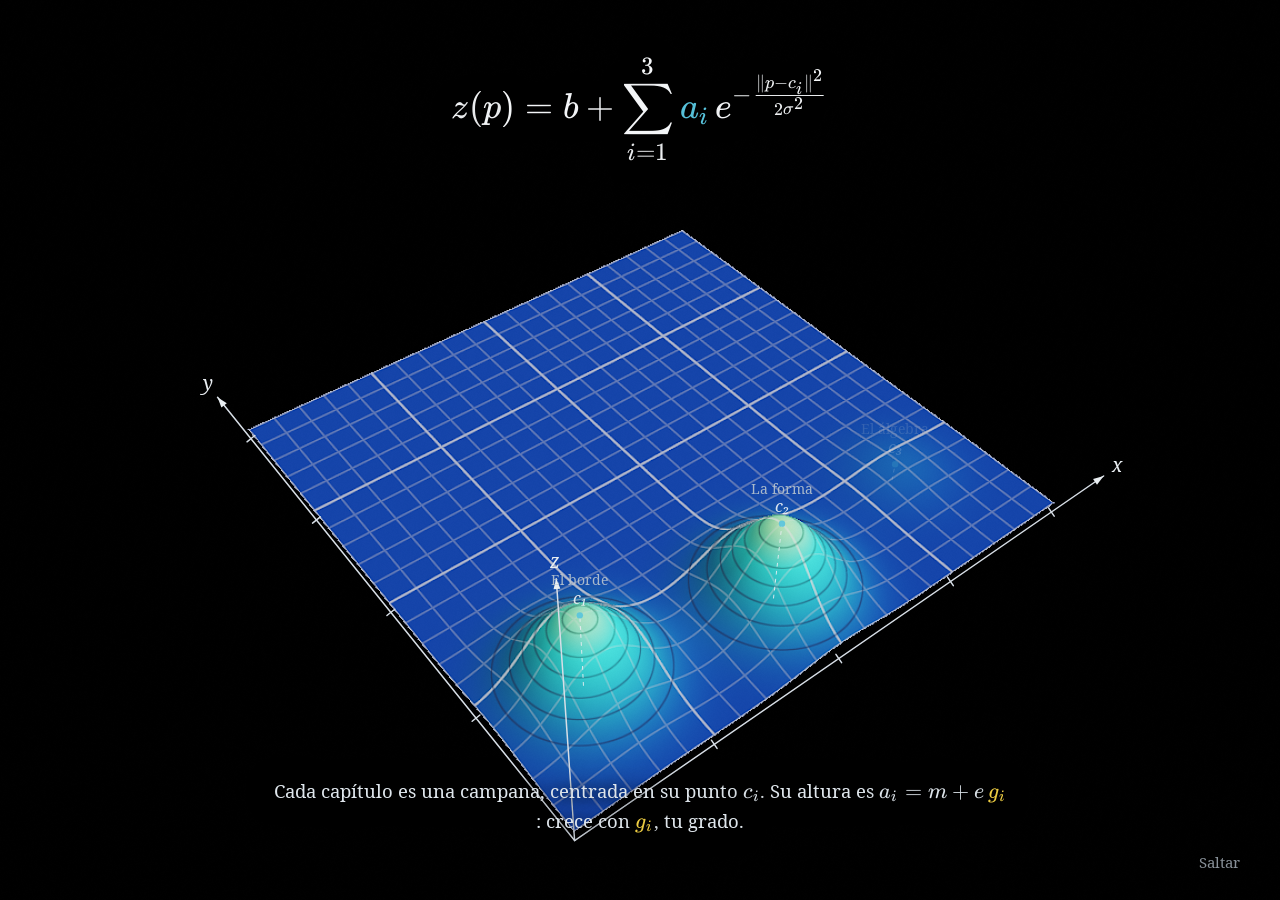
<file: index.html>
<!doctype html><html lang="es"><meta charset="utf-8"><meta name="viewport" content="width=device-width,initial-scale=1">
<title>Penumbra · Lógica difusa</title><link rel="icon" href="favicon.svg">
<link rel="stylesheet" href="vendor/katex/katex.min.css"><link rel="stylesheet" href="css/penumbra.css">
<script src="vendor/katex/katex.min.js"></script><script src="vendor/katex/contrib/auto-render.min.js"></script>
<noscript></noscript><script>if (location.protocol === 'file:') document.addEventListener('DOMContentLoaded', () => { document.body.innerHTML = '<p style="color:#ddd;font:18px serif;max-width:32em;margin:20vh auto;line-height:1.5">Este curso no se puede abrir con doble clic: el navegador bloquea sus módulos. En una terminal, dentro de esta carpeta, ejecuta <code>./abrir-penumbra</code>.</p>'; });</script>
<body><div id="raiz"></div>
<script type="module">
import { montarMapa } from './motor/mapa.js';
window.mapa = montarMapa(document.getElementById('raiz'));
</script>
</file>
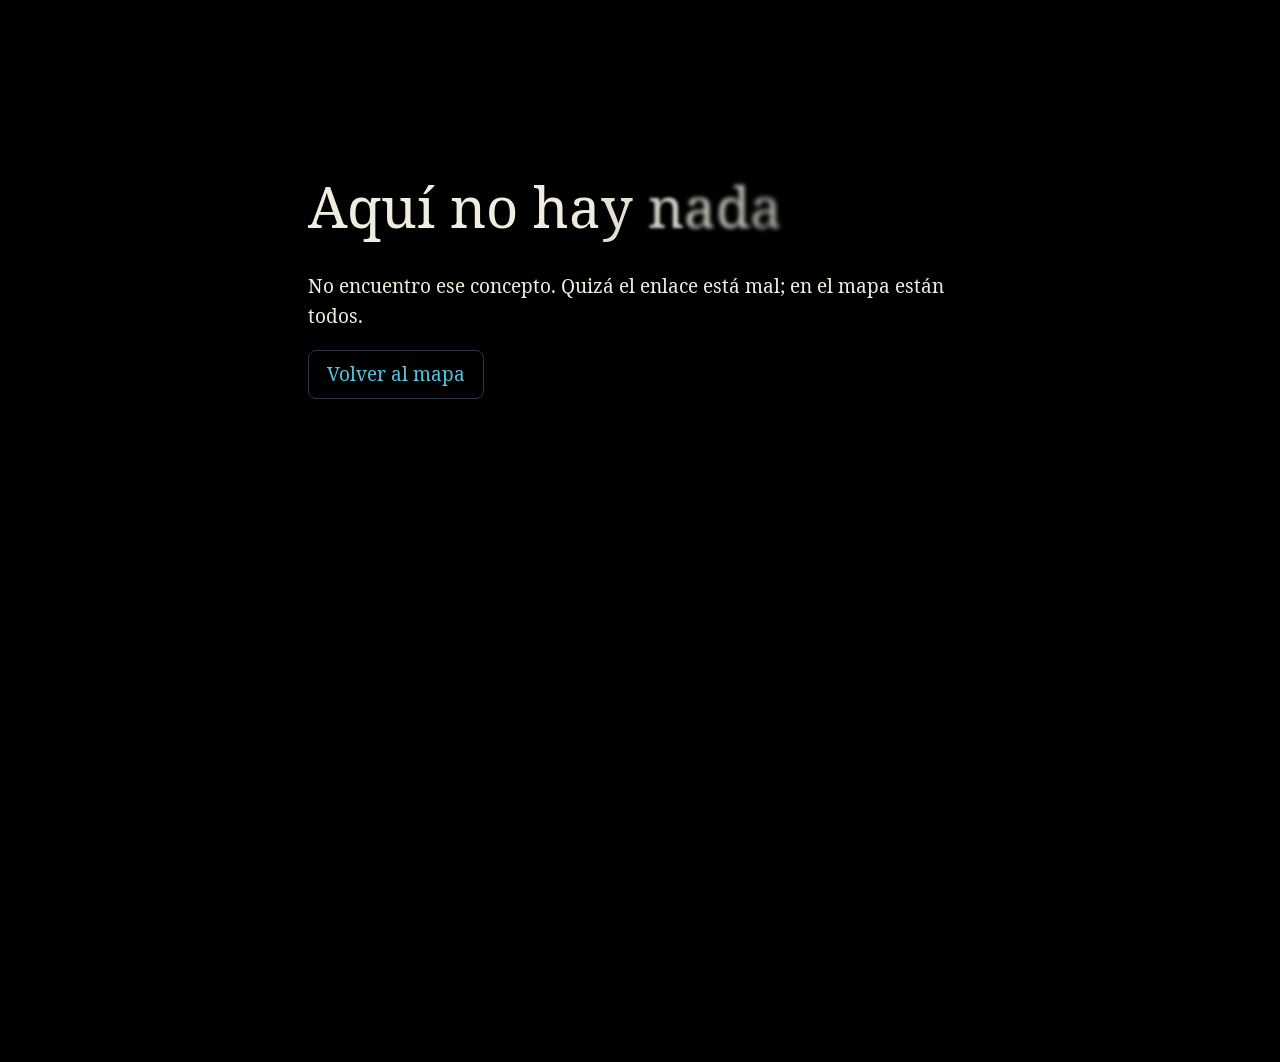
<file: concepto.html>
<!doctype html><html lang="es"><meta charset="utf-8"><meta name="viewport" content="width=device-width,initial-scale=1">
<title>Penumbra</title><link rel="icon" href="favicon.svg">
<link rel="stylesheet" href="vendor/katex/katex.min.css"><link rel="stylesheet" href="css/penumbra.css">
<script src="vendor/katex/katex.min.js"></script><script src="vendor/katex/contrib/auto-render.min.js"></script>
<noscript></noscript><script>if (location.protocol === 'file:') document.addEventListener('DOMContentLoaded', () => { document.body.innerHTML = '<p style="color:#ddd;font:18px serif;max-width:32em;margin:20vh auto;line-height:1.5">Este curso no se puede abrir con doble clic: el navegador bloquea sus módulos. En una terminal, dentro de esta carpeta, ejecuta <code>./abrir-penumbra</code>.</p>'; });</script>
<body><div id="raiz"></div>
<script type="module">
import { montarConcepto } from './motor/concepto.js';
window.pagina = await montarConcepto(document.getElementById('raiz'), new URLSearchParams(location.search).get('c'));
</script>
</file>
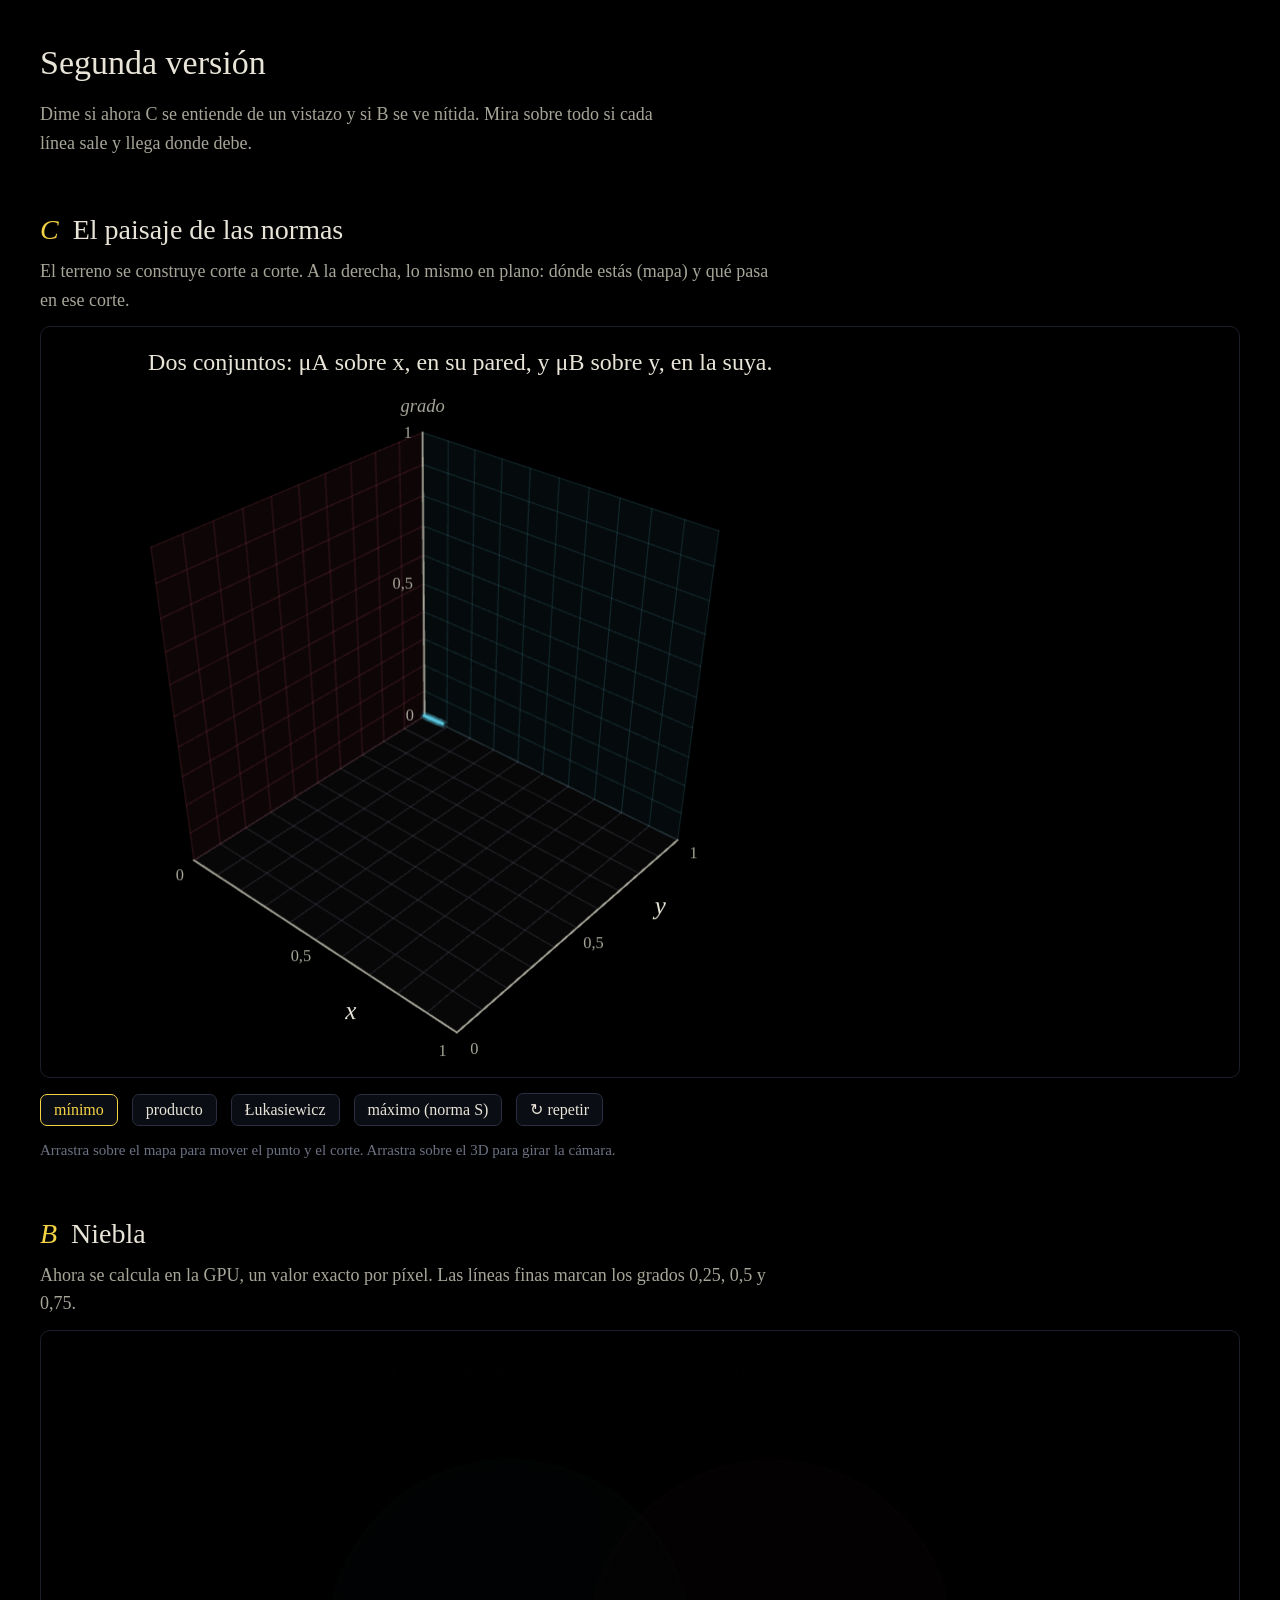
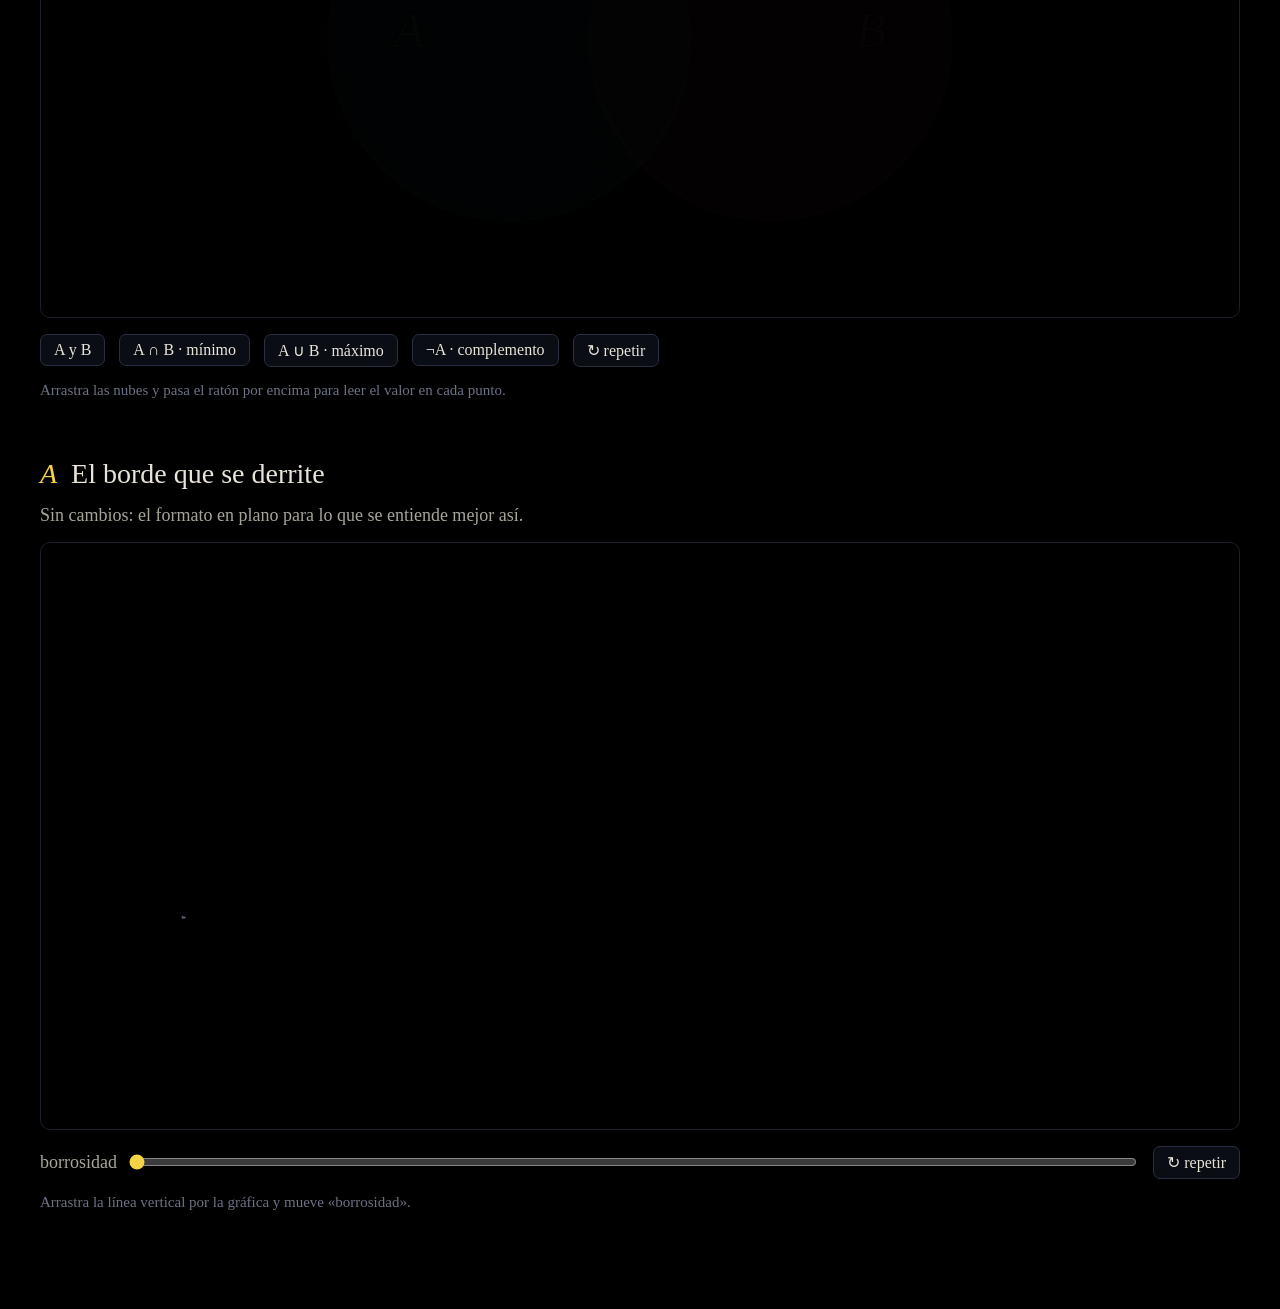
<file: docs/referencia-visual/animaciones-v3.html>
<!DOCTYPE html>
<html lang="es"><head><meta charset="utf-8"><meta name="viewport" content="width=device-width,initial-scale=1">
<title>Bocetos 2 · Lógica Difusa</title>
<style>
:root{--bg:#000;--tx:#e8e4d8;--t2:#a7a598;--t3:#6d7183;--oro:#f4d345;--borde:#1b1e2b;--serif:"Latin Modern Roman","CMU Serif","STIX Two Text",Georgia,serif}
*{box-sizing:border-box}html{color-scheme:dark}
body{margin:0;background:var(--bg);color:var(--tx);font:18px/1.6 var(--serif)}
main{max-width:1240px;margin:0 auto;padding:36px 20px 80px}
h1{font-weight:400;font-size:34px;margin:0}
.lead{color:var(--t2);max-width:72ch;margin:10px 0 0}
section{margin-top:50px}
.tit{display:flex;gap:14px;align-items:baseline;flex-wrap:wrap}
.tit h2{font-weight:400;font-size:28px;margin:0}.tit i{color:var(--oro);font-size:28px}
.des{color:var(--t2);margin:4px 0 12px;max-width:82ch}
canvas{display:block;width:100%;background:#000;border:1px solid var(--borde);border-radius:10px;touch-action:none}
.marco{position:relative}.marco #gB,.marco #gC{position:absolute;inset:0;height:100%;border:none}.marco #cB,.marco #cC{position:relative;background:transparent}
.ctl{display:flex;gap:10px 14px;flex-wrap:wrap;align-items:center;margin-top:12px;min-height:40px}
.ctl label{color:var(--t2);display:flex;gap:10px;align-items:center;flex:1 1 280px}
input[type=range]{flex:1;accent-color:var(--oro)}
button{font:16px var(--serif);color:var(--tx);background:#0b0d14;border:1px solid #2a2e40;border-radius:7px;padding:6px 13px;cursor:pointer}
button:hover{border-color:#5a6080}button.on{border-color:var(--oro);color:var(--oro)}
.pista{color:var(--t3);font-size:15px;margin-top:8px}
</style></head><body><main>
<h1>Segunda versión</h1>
<p class="lead">Dime si ahora C se entiende de un vistazo y si B se ve nítida. Mira sobre todo si cada línea sale y llega donde debe.</p>

<section>
<div class="tit"><i>C</i><h2>El paisaje de las normas</h2></div>
<p class="des">El terreno se construye corte a corte. A la derecha, lo mismo en plano: dónde estás (mapa) y qué pasa en ese corte.</p>
<div class="marco"><canvas id="gC"></canvas><canvas id="cC"></canvas></div>
<div class="ctl"><button data-n="min" class="nC">mínimo</button><button data-n="prod" class="nC">producto</button><button data-n="luk" class="nC">Łukasiewicz</button><button data-n="max" class="nC">máximo (norma S)</button><button id="rC">↻ repetir</button></div>
<p class="pista">Arrastra sobre el mapa para mover el punto y el corte. Arrastra sobre el 3D para girar la cámara.</p>
</section>

<section>
<div class="tit"><i>B</i><h2>Niebla</h2></div>
<p class="des">Ahora se calcula en la GPU, un valor exacto por píxel. Las líneas finas marcan los grados 0,25, 0,5 y 0,75.</p>
<div class="marco"><canvas id="gB"></canvas><canvas id="cB"></canvas></div>
<div class="ctl"><button data-m="ambos" class="mB">A y B</button><button data-m="min" class="mB">A ∩ B · mínimo</button><button data-m="max" class="mB">A ∪ B · máximo</button><button data-m="neg" class="mB">¬A · complemento</button><button id="rB">↻ repetir</button></div>
<p class="pista">Arrastra las nubes y pasa el ratón por encima para leer el valor en cada punto.</p>
</section>

<section>
<div class="tit"><i>A</i><h2>El borde que se derrite</h2></div>
<p class="des">Sin cambios: el formato en plano para lo que se entiende mejor así.</p>
<canvas id="cA"></canvas>
<div class="ctl"><label>borrosidad <input id="sA" type="range" min="0" max="100" value="0"></label><button id="rA">↻ repetir</button></div>
<p class="pista">Arrastra la línea vertical por la gráfica y mueve «borrosidad».</p>
</section>
</main>
<script>
"use strict";
const SERIF='"Latin Modern Roman","CMU Serif","STIX Two Text",Georgia,serif';
const T0=+new URLSearchParams(location.search).get('t')||0;
const C={azul:[88,196,221],rosa:[252,98,130],oro:[244,211,69],apag:[36,46,72],tx:[232,228,216],t2:[167,165,152],t3:[109,113,131]};
const rgb=(c,a=1)=>`rgba(${c[0]|0},${c[1]|0},${c[2]|0},${a})`;
const clamp=(x,a=0,b=1)=>Math.min(b,Math.max(a,x));
const smooth=t=>{t=clamp(t);return t*t*t*(10-15*t+6*t*t)};
const seg=(t,a,b)=>clamp((t-a)/(b-a));
const ev=(t,a,b)=>smooth(seg(t,a,b));
const mix=(a,b,t)=>a+(b-a)*t;
const mixc=(a,b,t)=>[mix(a[0],b[0],t),mix(a[1],b[1],t),mix(a[2],b[2],t)];
const vent=(t,a,b,f=.45)=>ev(t,a,a+f)*(1-ev(t,b-f,b));
function txt(g,s,x,y,o={}){g.save();g.globalAlpha*=o.a??1;g.font=`${o.i?'italic ':''}${o.s||20}px ${SERIF}`;g.textAlign=o.al||'left';g.textBaseline=o.b||'middle';g.fillStyle=rgb(o.c||C.tx);if(o.halo){g.lineWidth=3;g.strokeStyle='rgba(0,0,0,.7)';g.lineJoin='round';g.strokeText(s,x,y)}g.fillText(s,x,y);g.restore()}
function lin(g,pts,c,w=2,a=1,dash){g.save();g.strokeStyle=rgb(c,a);g.lineWidth=w;g.lineCap='round';g.lineJoin='round';if(dash)g.setLineDash(dash);g.beginPath();pts.forEach((p,i)=>i?g.lineTo(p[0],p[1]):g.moveTo(p[0],p[1]));g.stroke();g.restore()}
function subt(g,lista,t,x,y=34){for(const[a,b,s]of lista){const al=vent(t,a,b);if(al>0)txt(g,s,x,y,{s:22,al:'center',a:al,halo:1})}}
function rico(g,partes,x,y,o={}){g.save();g.font=`italic ${o.s||20}px ${SERIF}`;g.textBaseline='middle';g.globalAlpha*=o.a??1;for(const[s,c]of partes){g.fillStyle=rgb(c||C.tx);g.fillText(s,x,y);x+=g.measureText(s).width}g.restore()}
function punto(g,q,c,r=6,a=1){g.save();g.globalAlpha=a;g.fillStyle=rgb(c);g.shadowColor=rgb(c);g.shadowBlur=12;g.beginPath();g.arc(q[0],q[1],r,0,7);g.fill();g.restore()}
function escena(id,W,H,dibujar,alReiniciar){
  const cv=document.getElementById(id),g=cv.getContext('2d');let t=T0,visible=false,ult=0,ancho=0;
  if(matchMedia('(prefers-reduced-motion: reduce)').matches)t=40;
  function ajustar(){const r=devicePixelRatio||1,w=cv.clientWidth;if(w===ancho&&cv.width)return;ancho=w;cv.width=Math.round(w*r);cv.height=Math.round(w*H/W*r);cv.style.height=(w*H/W)+'px'}
  function marco(ms){const dt=Math.min(.05,(ms-ult)/1000);ult=ms;if(visible){t+=dt;ajustar();const k=cv.width/W;g.setTransform(k,0,0,k,0,0);g.clearRect(0,0,W,H);dibujar(g,t)}requestAnimationFrame(marco)}
  new IntersectionObserver(e=>{visible=e[0].isIntersecting},{threshold:.1}).observe(cv);
  addEventListener('resize',()=>{ancho=0});
  requestAnimationFrame(ms=>{ult=ms;marco(ms)});
  return{cv,pos(e){const r=cv.getBoundingClientRect();return[(e.clientX-r.left)*W/r.width,(e.clientY-r.top)*H/r.height]},reiniciar(){t=0;alReiniciar&&alReiniciar()},t:()=>t};
}

/* ========== C · el paisaje en WebGL: profundidad real, cada línea delante o detrás de verdad ========== */
(function(){
  const W=1100,H=690,cx=365,cyS=372,S=335,MALLA=170;
  const mA=x=>1/(1+Math.exp(-(x-.45)/.07)),mB=y=>Math.exp(-((y-.58)**2)/(2*.17*.17));
  const T={min:Math.min,prod:(a,b)=>a*b,luk:(a,b)=>Math.max(0,a+b-1),max:Math.max},ID={min:0,prod:1,luk:2,max:3};
  const YAW=-.72,REST=.4,XP=.62,fn=v=>v.toFixed(2).replace('.',',');
  let n='min',nP='min',tC=-9,usuario=false,yawU=0,pitch=.6,giro=null,mapa=false,sonda=null,tocado=false;
  const bts=[...document.querySelectorAll('.nC')];
  const fijar=(m,t)=>{if(m===n)return;nP=n;n=m;tC=t;bts.forEach(b=>b.classList.toggle('on',b.dataset.n===m))};
  const CAP=[[.2,4.3,'Dos conjuntos: μA sobre x, en su pared, y μB sobre y, en la suya.'],[4.5,7.6,'Para cada y, μB da una altura: la línea rosa.'],[7.8,10.4,'Con el mínimo, esa altura corta la curva azul. Queda lo dorado.'],[10.6,12.6,'Todos los cortes juntos forman el terreno.'],[12.9,15.3,'Con el producto no corta: aplasta la curva entera.'],[15.6,18,'Łukasiewicz hunde la curva y recorta lo que cae bajo cero.'],[18.3,24,'Ahora tú: arrastra en el mapa y gira la cámara.']];
  const zc=v=>v<.5?mixc([26,54,118],[58,178,172],v*2):mixc([58,178,172],C.oro,(v-.5)*2);
  const MP={x:806,y:92,l:216},SL={x:786,y:612,w:280,h:190};

  /* --- GL --- */
  const G=document.getElementById('gC'),gl=G.getContext('webgl2',{antialias:true,alpha:false});
  const COMUN=`
float mA(float x){return 1./(1.+exp(-(x-.45)/.07));}
float mB(float y){float d=y-.58;return exp(-(d*d)/(2.*.17*.17));}
float Tn(int m,float a,float b){if(m==0)return min(a,b);if(m==1)return a*b;if(m==2)return max(0.,a+b-1.);return max(a,b);}
uniform int uPrev,uCur;uniform float uAm;
float TT(float x,float y){float a=mA(x),b=mB(y);return mix(Tn(uPrev,a,b),Tn(uCur,a,b),uAm);}`;
  const VS1=`#version 300 es
precision highp float;precision highp int;in vec2 q;uniform vec4 uCam;uniform vec4 uEsc;out vec3 vW;${COMUN}
void main(){float z=TT(q.x,q.y);vW=vec3(q,z);float a=q.x-.5,b=q.y-.5,c=z-.42,X=a*uCam.x-b*uCam.y,Y=a*uCam.y+b*uCam.x,up=c*uCam.z+Y*uCam.w,dp=Y*uCam.z-c*uCam.w,f=1./(1.+dp*.28);
 gl_Position=vec4((uEsc.x+X*uEsc.z*f)/${W}.*2.-1.,1.-(uEsc.y-up*uEsc.z*f)/${H}.*2.,dp*.5,1.);}`;
  const FS1=`#version 300 es
precision highp float;precision highp int;in vec3 vW;uniform float uRev;out vec4 o;${COMUN}
vec3 cm(float v){vec3 a=vec3(.102,.212,.463),b=vec3(.227,.698,.675),c=vec3(.957,.827,.271);return v<.5?mix(a,b,v*2.):mix(b,c,(v-.5)*2.);}
float iso(float v,float L){float w=max(fwidth(v),1e-5);return 1.-smoothstep(0.,1.3,abs(v-L)/w);}
void main(){if(vW.y<uRev)discard;float t=TT(vW.x,vW.y);vec3 n=normalize(cross(dFdx(vW),dFdy(vW)));if(n.z<0.)n=-n;float l=max(dot(n,normalize(vec3(.42,-.38,.82))),0.);
 vec3 col=cm(clamp(t,0.,1.))*(.5+.62*l);
 vec2 g=abs(fract(vW.xy*10.+.5)-.5)/max(fwidth(vW.xy*10.),vec2(1e-5));float d=min(g.x,g.y);col*=1.-.16*(1.-smoothstep(0.,1.1,d));
 float c=max(iso(t,.25),max(iso(t,.5),iso(t,.75)));col=mix(col,vec3(0.),.5*c);o=vec4(col,1.);}`;
  const VS2=`#version 300 es
in vec3 p;in vec4 c;out vec4 v;void main(){v=c;gl_Position=vec4(p,1.);}`;
  const FS2=`#version 300 es
precision highp float;in vec4 v;out vec4 o;void main(){o=v;}`;
  const prog=(a,b)=>{const sh=(k,s)=>{const x=gl.createShader(k);gl.shaderSource(x,s);gl.compileShader(x);if(!gl.getShaderParameter(x,gl.COMPILE_STATUS))console.error(gl.getShaderInfoLog(x));return x},p=gl.createProgram();gl.attachShader(p,sh(gl.VERTEX_SHADER,a));gl.attachShader(p,sh(gl.FRAGMENT_SHADER,b));gl.linkProgram(p);if(!gl.getProgramParameter(p,gl.LINK_STATUS))console.error(gl.getProgramInfoLog(p));return p};
  const P1=prog(VS1,FS1),P2=prog(VS2,FS2);
  const U={};['uCam','uEsc','uPrev','uCur','uAm','uRev'].forEach(k=>U[k]=gl.getUniformLocation(P1,k));
  const vaoS=gl.createVertexArray();gl.bindVertexArray(vaoS);
  const vs=new Float32Array((MALLA+1)*(MALLA+1)*2);for(let j=0,o=0;j<=MALLA;j++)for(let i=0;i<=MALLA;i++){vs[o++]=i/MALLA;vs[o++]=j/MALLA}
  const ix=new Uint32Array(MALLA*MALLA*6);for(let j=0,o=0;j<MALLA;j++)for(let i=0;i<MALLA;i++){const a=j*(MALLA+1)+i,b=a+1,c=a+MALLA+1,d=c+1;ix[o++]=a;ix[o++]=b;ix[o++]=d;ix[o++]=a;ix[o++]=d;ix[o++]=c}
  gl.bindBuffer(gl.ARRAY_BUFFER,gl.createBuffer());gl.bufferData(gl.ARRAY_BUFFER,vs,gl.STATIC_DRAW);gl.bindBuffer(gl.ELEMENT_ARRAY_BUFFER,gl.createBuffer());gl.bufferData(gl.ELEMENT_ARRAY_BUFFER,ix,gl.STATIC_DRAW);
  const lq=gl.getAttribLocation(P1,'q');gl.enableVertexAttribArray(lq);gl.vertexAttribPointer(lq,2,gl.FLOAT,false,0,0);
  const vaoT=gl.createVertexArray();gl.bindVertexArray(vaoT);const bfT=gl.createBuffer();gl.bindBuffer(gl.ARRAY_BUFFER,bfT);
  const lp=gl.getAttribLocation(P2,'p'),lc=gl.getAttribLocation(P2,'c');gl.enableVertexAttribArray(lp);gl.vertexAttribPointer(lp,3,gl.FLOAT,false,28,0);gl.enableVertexAttribArray(lc);gl.vertexAttribPointer(lc,4,gl.FLOAT,false,28,12);
  gl.enable(gl.DEPTH_TEST);gl.depthFunc(gl.LEQUAL);gl.blendFunc(gl.SRC_ALPHA,gl.ONE_MINUS_SRC_ALPHA);

  const mapaCv=document.createElement('canvas');mapaCv.width=mapaCv.height=256;const mg=mapaCv.getContext('2d'),mi=mg.createImageData(256,256);let mapaClave='';
  function pintarMapa(TT,clave){if(clave===mapaClave)return;mapaClave=clave;for(let j=0,o=0;j<256;j++){const y=1-(j+.5)/256,b=mB(y);for(let i=0;i<256;i++,o+=4){const c=zc(clamp(TT(mA((i+.5)/256),b)));mi.data[o]=c[0];mi.data[o+1]=c[1];mi.data[o+2]=c[2];mi.data[o+3]=255}}mg.putImageData(mi,0,0)}

  const e=escena('cC',W,H,(g,t)=>{
    if(!usuario){if(t<12.9)fijar('min',t);else if(t<15.6)fijar('prod',t);else if(t<18.3)fijar('luk',t);else fijar('min',t)}
    const orb=tocado?0:.34*Math.sin(Math.PI*seg(t,10.8,13.8));
    const yaw=clamp(YAW+yawU+orb,-1.45,-.1),cy=Math.cos(yaw),sy=Math.sin(yaw),cp=Math.cos(pitch),sp=Math.sin(pitch);
    const P=(x,y,z)=>{const a=x-.5,b=y-.5,c=z-.42,X=a*cy-b*sy,Y=a*sy+b*cy,up=c*cp+Y*sp,dp=Y*cp-c*sp,f=1/(1+dp*.28);return[cx+X*S*f,cyS-up*S*f,dp]};
    const am=ev(t-tC,0,1.1),TT=(a,b)=>mix(T[nP](a,b),T[n](a,b),am);
    const vAuto=t<10.4?mix(1,0,ev(t,5.4,10.4)):mix(0,REST,ev(t,10.4,11.6));
    const v=sonda&&t>11.6?sonda[1]:vAuto,xp=sonda&&t>11.6?sonda[0]:XP,rev=t<10.4?vAuto:0,fr=ev(t,4.4,5.2);
    const a=mA(xp),b=mB(v),z=TT(a,b),ba=ev(t,.1,1),so=ev(t,5,5.8);

    const cv=e.cv;if(G.width!==cv.width||G.height!==cv.height){G.width=cv.width;G.height=cv.height}
    gl.viewport(0,0,G.width,G.height);gl.clearColor(0,0,0,1);gl.depthMask(true);gl.clear(gl.COLOR_BUFFER_BIT|gl.DEPTH_BUFFER_BIT);
    /* terreno: opaco y con profundidad */
    if(rev<1){gl.disable(gl.BLEND);gl.useProgram(P1);gl.bindVertexArray(vaoS);gl.uniform4f(U.uCam,cy,sy,cp,sp);gl.uniform4f(U.uEsc,cx,cyS,S,0);gl.uniform1i(U.uPrev,ID[nP]);gl.uniform1i(U.uCur,ID[n]);gl.uniform1f(U.uAm,am);gl.uniform1f(U.uRev,rev);gl.drawElements(gl.TRIANGLES,ix.length,gl.UNSIGNED_INT,0)}

    /* todo lo demás se prueba contra esa profundidad: nada atraviesa el terreno por error */
    const B=[];
    const vx=(p,c,al,bias)=>B.push(p[0]/W*2-1,1-p[1]/H*2,p[2]*.5+bias,c[0]/255,c[1]/255,c[2]/255,al);
    const tri=(p,q,r,c,al,bias=0)=>{vx(p,c,al,bias);vx(q,c,al,bias);vx(r,c,al,bias)};
    const quad=(p,q,r,s,c,al,bias=0)=>{tri(p,q,r,c,al,bias);tri(p,r,s,c,al,bias)};
    const seg3=(p0,p1,c,w,al,bias=-.002)=>{const dx=p1[0]-p0[0],dy=p1[1]-p0[1],L=Math.hypot(dx,dy)||1,ux=dx/L,uy=dy/L,nx=-uy*w/2,ny=ux*w/2,ex=ux*w/2,ey=uy*w/2,A=[p0[0]-ex,p0[1]-ey,p0[2]],D=[p1[0]+ex,p1[1]+ey,p1[2]];quad([A[0]+nx,A[1]+ny,A[2]],[A[0]-nx,A[1]-ny,A[2]],[D[0]-nx,D[1]-ny,D[2]],[D[0]+nx,D[1]+ny,D[2]],c,al,bias)};
    const linea=(A,Z,c,w,al,k=1,hueco=false)=>{for(let i=0;i<k;i++){if(hueco&&i%2)continue;const s=i/k,r=(i+1)/k;seg3(P(mix(A[0],Z[0],s),mix(A[1],Z[1],s),mix(A[2],Z[2],s)),P(mix(A[0],Z[0],r),mix(A[1],Z[1],r),mix(A[2],Z[2],r)),c,w,al)}};
    const curva3=(f,c,w,al,hasta=1,k=140)=>{let pr=f(0);for(let i=1;i<=k;i++){const u=Math.min(hasta,i/k),q=f(u);seg3(P(...pr),P(...q),c,w,al);pr=q;if(u>=hasta)break}};
    const bola=(w,c,r,al=1)=>{const p=P(...w);for(const[rr,aa]of[[r*2.1,.2*al],[r,al]])for(let i=0;i<22;i++){const an=i/22*6.2832,bn=(i+1)/22*6.2832;tri([p[0],p[1],p[2]],[p[0]+rr*Math.cos(an),p[1]+rr*Math.sin(an),p[2]],[p[0]+rr*Math.cos(bn),p[1]+rr*Math.sin(bn),p[2]],c,aa,-.004)}};
    const pw=(ws,c,al)=>{const q=ws.map(w=>P(...w));quad(q[0],q[1],q[2],q[3],c,al,.001)};
    // paredes y suelo: cada pared lleva el color de su conjunto
    pw([[0,1,0],[1,1,0],[1,1,1],[0,1,1]],C.azul,.055*ba);pw([[0,0,0],[0,1,0],[0,1,1],[0,0,1]],C.rosa,.055*ba);pw([[0,0,0],[1,0,0],[1,1,0],[0,1,0]],C.t3,.06*ba);
    for(let i=0;i<=10;i++){const u=i/10,al=ba*.26;linea([u,0,0],[u,1,0],C.t3,1,al);linea([0,u,0],[1,u,0],C.t3,1,al);linea([u,1,0],[u,1,1],C.azul,1,al*.6);linea([0,u,0],[0,u,1],C.rosa,1,al*.6);linea([0,1,u],[1,1,u],C.azul,1,al*.6);linea([0,0,u],[0,1,u],C.rosa,1,al*.6)}
    linea([0,0,0],[1,0,0],C.t2,1.7,ba);linea([1,0,0],[1,1,0],C.t2,1.7,ba);linea([0,1,0],[0,1,1],C.t2,1.7,ba);
    // las dos curvas madre, en sus paredes
    const pA=ev(t,1,2.7),pB=ev(t,2.7,4.3);
    if(pA>0){curva3(u=>[u,1,mA(u)],C.azul,7,.12,pA);curva3(u=>[u,1,mA(u)],C.azul,3,1,pA)}
    if(pB>0){curva3(u=>[0,u,mB(u)],C.rosa,7,.12,pB);curva3(u=>[0,u,mB(u)],C.rosa,3,1,pB)}
    // faldas: el terreno se apoya en el suelo por sus bordes
    if(rev<1){const fal=f=>{for(let i=0;i<60;i++){const A=f(i/60),Z=f((i+1)/60),za=TT(mA(A[0]),mB(A[1])),zb=TT(mA(Z[0]),mB(Z[1]));quad(P(A[0],A[1],0),P(Z[0],Z[1],0),P(Z[0],Z[1],zb),P(A[0],A[1],za),zc(clamp((za+zb)/2)),.28)}};
      fal(u=>[1,mix(rev,1,u)]);fal(u=>[0,mix(rev,1,u)]);fal(u=>[u,1]);if(rev<=0)fal(u=>[u,0])}
    if(fr>0){ // el corte y = v
      const K=70;for(let i=0;i<K;i++){const x0=i/K,x1=(i+1)/K,z0=TT(mA(x0),b),z1=TT(mA(x1),b);quad(P(x0,v,z0),P(x1,v,z1),P(x1,v,1),P(x0,v,1),C.tx,.05*fr);quad(P(x0,v,0),P(x1,v,0),P(x1,v,z1),P(x0,v,z0),C.oro,.34*fr)}
      [[[0,v,0],[1,v,0]],[[0,v,1],[1,v,1]],[[0,v,0],[0,v,1]],[[1,v,0],[1,v,1]]].forEach(([A,Z])=>linea(A,Z,C.tx,1.1,.42*fr));
      curva3(u=>[u,v,mA(u)],C.azul,2,.95*fr);linea([0,v,b],[1,v,b],C.rosa,2.3,fr,20);curva3(u=>[u,v,TT(mA(u),b)],C.oro,3.6,fr);
      if(so>0){ // dos grados salen de sus paredes y se encuentran en un punto
        linea([xp,1,0],[xp,1,a],C.azul,1.5,.85*so,11,true);linea([0,v,0],[0,v,b],C.rosa,1.5,.85*so,11,true);
        linea([xp,1,a],[xp,v,a],C.azul,1.3,.65*so,15,true);
        linea([xp,1,0],[xp,v,0],C.azul,2,.95*so,14);linea([0,v,0],[xp,v,0],C.rosa,2,.95*so,14);
        linea([xp,v,0],[xp,v,z],[255,255,255],2.3,so,12);
        bola([xp,1,a],C.azul,6,so);bola([0,v,b],C.rosa,6,so);bola([xp,v,a],C.azul,4,so);bola([xp,v,0],[255,255,255],4,so);bola([xp,v,z],C.oro,7,so);
      }
    }
    const datos=new Float32Array(B);gl.useProgram(P2);gl.bindVertexArray(vaoT);gl.enable(gl.BLEND);gl.depthMask(false);gl.bindBuffer(gl.ARRAY_BUFFER,bfT);gl.bufferData(gl.ARRAY_BUFFER,datos,gl.DYNAMIC_DRAW);gl.drawArrays(gl.TRIANGLES,0,datos.length/7);

    /* --- rótulos: si el terreno tapa su punto, el rótulo se atenúa --- */
    const ve=(x,y,zz)=>{const dx=-cp*sy,dy=-cp*cy;for(let s=.015;s<1.4;s+=.015){const u=x+dx*s,w=y+dy*s,r=zz+sp*s;if(u<0||u>1||w<0||w>1)continue;if(rev<1&&w>=rev&&r<TT(mA(u),mB(w))-.004)return .22}return 1};
    [[0,'0'],[.5,'0,5'],[1,'1']].forEach(([u,s])=>{let q=P(u,-.055,0);txt(g,s,q[0],q[1]+6,{s:15,al:'center',c:C.t2,a:ba});q=P(1.055,u,0);txt(g,s,q[0],q[1]+6,{s:15,al:'center',c:C.t2,a:ba});q=P(0,1,u);txt(g,s,q[0]-10,q[1],{s:15,al:'right',c:C.t2,a:ba*ve(0,1,u)})});
    let q=P(.74,-.11,0);txt(g,'x',q[0],q[1]+6,{s:23,i:1,al:'center',a:ba});q=P(1.11,.74,0);txt(g,'y',q[0],q[1]+6,{s:23,i:1,al:'center',a:ba});q=P(0,1,1.08);txt(g,'grado',q[0],q[1],{s:17,i:1,al:'center',c:C.t2,a:ba});
    if(pA>.9){q=P(.85,1,1.07);txt(g,'μA(x)',q[0],q[1],{s:22,i:1,c:C.azul,a:ev(pA,.9,1),al:'center'})}
    if(pB>.9){q=P(0,.34,.98);txt(g,'μB(y)',q[0]-6,q[1],{s:22,i:1,c:C.rosa,a:ev(pB,.9,1),al:'right'})}
    if(so>0&&fr>0){const q1=P(xp,1,a),q2=P(0,v,b),q3=P(xp,v,z);txt(g,'a',q1[0]+15,q1[1]-17,{s:21,i:1,c:C.azul,a:so*ve(xp,1,a)});txt(g,'b',q2[0]-15,q2[1]-13,{s:21,i:1,c:C.rosa,a:so*ve(0,v,b),al:'right'});txt(g,'T(a, b)',q3[0]+15,q3[1]-17,{s:21,i:1,c:C.oro,a:so*ve(xp,v,z),halo:ve(xp,v,z)===1})}

    /* --- mapa y corte, en plano --- */
    const pa=ev(t,4.4,5.4);if(pa>0){g.save();g.globalAlpha=pa;
      pintarMapa(TT,n+nP+am.toFixed(3));
      const {x:mx,y:my,l}=MP,MX=u=>mx+u*l,MY=w=>my+(1-w)*l;
      txt(g,'Mapa: el suelo visto desde arriba',mx+l/2,my-38,{s:17,al:'center',c:C.t2});
      g.fillStyle=rgb(C.t3,.1);g.fillRect(mx,my,l,l);
      g.save();g.beginPath();g.rect(mx,my,l,MY(rev)-my);g.clip();g.imageSmoothingQuality='high';g.drawImage(mapaCv,mx,my,l,l);g.restore();
      for(let i=0;i<l;i+=2){const u=i/l;g.fillStyle=rgb(C.azul,mA(u));g.fillRect(mx+i,my-10,2,6);g.fillStyle=rgb(C.rosa,mB(1-u));g.fillRect(mx-10,my+i,6,2)}
      lin(g,[[mx,MY(v)],[MX(1),MY(v)]],C.tx,1,.55,[4,4]);lin(g,[[MX(xp),my],[MX(xp),MY(v)]],C.azul,1.8);lin(g,[[mx,MY(v)],[MX(xp),MY(v)]],C.rosa,1.8);punto(g,[MX(xp),MY(v)],C.oro,6);
      g.strokeStyle=rgb(C.t3,.8);g.strokeRect(mx,my,l,l);
      txt(g,'0',mx,my+l+13,{s:14,al:'center',c:C.t2});txt(g,'1',mx+l,my+l+13,{s:14,al:'center',c:C.t2});txt(g,'x',mx+l/2,my+l+13,{s:18,i:1,al:'center'});txt(g,'1',mx-15,my,{s:14,al:'right',c:C.t2});txt(g,'0',mx-15,my+l,{s:14,al:'right',c:C.t2});txt(g,'y',mx-17,my+l/2,{s:18,i:1,al:'right'});
      const sx=u=>SL.x+u*SL.w,sz=w=>SL.y-w*SL.h,E=160,ptos=f=>{const r=[];for(let i=0;i<=E;i++)r.push([sx(i/E),sz(f(i/E))]);return r};
      txt(g,`El corte en y = ${fn(v)}`,SL.x+SL.w/2,sz(1)-22,{s:17,al:'center',c:C.t2});
      lin(g,[[sx(0),sz(0)],[sx(1),sz(0)]],C.t2,1.4);lin(g,[[sx(0),sz(0)],[sx(0),sz(1)]],C.t2,1.4);lin(g,[[sx(0),sz(1)],[sx(1),sz(1)]],C.t3,1,.3,[3,5]);
      txt(g,'0',sx(0),sz(0)+13,{s:14,al:'center',c:C.t2});txt(g,'1',sx(1),sz(0)+13,{s:14,al:'center',c:C.t2});txt(g,'x',sx(.5),sz(0)+14,{s:18,i:1,al:'center'});txt(g,'1',sx(0)-9,sz(1),{s:14,al:'right',c:C.t2});
      const pts=ptos(u=>TT(mA(u),b));g.fillStyle=rgb(C.oro,.2);g.beginPath();g.moveTo(sx(0),sz(0));pts.forEach(p=>g.lineTo(p[0],p[1]));g.lineTo(sx(1),sz(0));g.closePath();g.fill();
      lin(g,ptos(mA),C.azul,2);lin(g,[[sx(0),sz(b)],[sx(1),sz(b)]],C.rosa,2);lin(g,pts,C.oro,3.4);
      lin(g,[[sx(xp),sz(0)],[sx(xp),sz(Math.max(a,b,z))]],C.tx,1,.4,[3,5]);punto(g,[sx(xp),sz(a)],C.azul,5);punto(g,[sx(xp),sz(b)],C.rosa,5);punto(g,[sx(xp),sz(z)],C.oro,6);
      txt(g,'b',sx(0)-9,sz(b),{s:18,i:1,al:'right',c:C.rosa});
      const fA=fn(a),fB=fn(b),fZ=fn(z);
      const ec={min:[['mín(',C.tx],[fA,C.azul],[' ; ',C.tx],[fB,C.rosa],[') = ',C.tx],[fZ,C.oro]],prod:[[fA,C.azul],[' · ',C.tx],[fB,C.rosa],[' = ',C.tx],[fZ,C.oro]],luk:[['máx(0 ; ',C.tx],[fA,C.azul],[' + ',C.tx],[fB,C.rosa],[' − 1) = ',C.tx],[fZ,C.oro]],max:[['máx(',C.tx],[fA,C.azul],[' ; ',C.tx],[fB,C.rosa],[') = ',C.tx],[fZ,C.oro]]}[n];
      rico(g,ec,SL.x,H-36,{s:23});g.restore()}
    subt(g,CAP,t,cx+20,34);
  },()=>{usuario=false;n='min';nP='min';yawU=0;pitch=.6;sonda=null;tocado=false;bts.forEach(b=>b.classList.toggle('on',b.dataset.n==='min'))});
  bts.forEach(b=>{b.classList.toggle('on',b.dataset.n==='min');b.onclick=()=>{usuario=true;fijar(b.dataset.n,e.t())}});
  const enMapa=p=>p[0]>MP.x-14&&p[0]<MP.x+MP.l+14&&p[1]>MP.y-14&&p[1]<MP.y+MP.l+14;
  const ponerSonda=p=>{sonda=[clamp((p[0]-MP.x)/MP.l),clamp(1-(p[1]-MP.y)/MP.l)]};
  e.cv.addEventListener('pointerdown',v=>{const p=e.pos(v);e.cv.setPointerCapture(v.pointerId);if(enMapa(p)&&e.t()>11.6){mapa=true;ponerSonda(p)}else if(p[0]<740){giro=p;tocado=true}});
  e.cv.addEventListener('pointermove',v=>{const p=e.pos(v);if(mapa)ponerSonda(p);else if(giro){yawU=clamp(yawU+(p[0]-giro[0])*.007,-.73,.62);pitch=clamp(pitch+(p[1]-giro[1])*.005,.2,1.2);giro=p}});
  e.cv.addEventListener('pointerup',()=>{giro=null;mapa=false});
  document.getElementById('rC').onclick=()=>e.reiniciar();
})();

/* ========== B · niebla en la GPU ========== */
(function(){
  const W=1100,H=540,G=document.getElementById('gB'),gl=G.getContext('webgl2',{antialias:false,alpha:false});
  const FS=`#version 300 es
precision highp float;uniform vec2 uRes,uA,uB,uTam;uniform float uR,uK,uEnt,uWB,uWO,uMix;uniform int uPrev,uCur;out vec4 o;
float bell(vec2 p,vec2 c){float d=dot(p-c,p-c)/(uR*uR);return 1./(1.+pow(max(d,1e-7),uK));}
float op(int m,float a,float b){if(m==1)return min(a,b);if(m==2)return max(a,b);if(m==3)return 1.-a;return 0.;}
float iso(float v,float L,float pw){float w=max(fwidth(v),1e-5);return 1.-smoothstep(0.,pw,abs(v-L)/w);}
vec3 screen(vec3 a,vec3 b){return 1.-(1.-a)*(1.-b);}
void main(){vec2 f=gl_FragCoord.xy/uRes;vec2 p=vec2(f.x,1.-f.y)*uTam;float a=bell(p,uA),b=bell(p,uB);
 vec3 cA=vec3(.345,.769,.867),cB=vec3(.988,.384,.51),cO=vec3(.957,.827,.271);
 vec3 col=screen(a*cA*.86*uWB,b*cB*.86*uWB);col*=uEnt;
 float v=mix(op(uPrev,a,b),op(uCur,a,b),uMix);col=screen(col,v*cO*uWO*uEnt);
 float lA=iso(a,.5,1.3)*.95+(iso(a,.25,1.)+iso(a,.75,1.))*.4,lB=iso(b,.5,1.3)*.95+(iso(b,.25,1.)+iso(b,.75,1.))*.4;
 col=mix(col,cA*1.1,clamp(lA,0.,1.)*uWB*uEnt);col=mix(col,cB*1.1,clamp(lB,0.,1.)*uWB*uEnt);
 if(uWO>.01){float l=iso(v,.5,1.3)*.9+(iso(v,.25,1.)+iso(v,.75,1.))*.55;col=mix(col,vec3(1.,.97,.82),clamp(l,0.,1.)*uWO*uEnt*.8);}
 float n=fract(52.9829189*fract(dot(gl_FragCoord.xy,vec2(.06711056,.00583715))));col+=(n-.5)/255.;o=vec4(col,1.);}`;
  const VS=`#version 300 es
in vec2 q;void main(){gl_Position=vec4(q,0.,1.);}`;
  const sh=(k,s)=>{const x=gl.createShader(k);gl.shaderSource(x,s);gl.compileShader(x);if(!gl.getShaderParameter(x,gl.COMPILE_STATUS))console.error(gl.getShaderInfoLog(x));return x};
  const pr=gl.createProgram();gl.attachShader(pr,sh(gl.VERTEX_SHADER,VS));gl.attachShader(pr,sh(gl.FRAGMENT_SHADER,FS));gl.linkProgram(pr);gl.useProgram(pr);
  const bf=gl.createBuffer();gl.bindBuffer(gl.ARRAY_BUFFER,bf);gl.bufferData(gl.ARRAY_BUFFER,new Float32Array([-1,-1,3,-1,-1,3]),gl.STATIC_DRAW);const lq=gl.getAttribLocation(pr,'q');gl.enableVertexAttribArray(lq);gl.vertexAttribPointer(lq,2,gl.FLOAT,false,0,0);
  const U={};['uRes','uA','uB','uTam','uR','uK','uEnt','uWB','uWO','uMix','uPrev','uCur'].forEach(n=>U[n]=gl.getUniformLocation(pr,n));
  const nubes=[{x:430,y:285,r:165,c:C.azul,n:'A'},{x:670,y:285,r:165,c:C.rosa,n:'B'}],ID={ambos:0,min:1,max:2,neg:3};
  let modo='ambos',previo='ambos',tCambio=-9,usuario=false,sonda=null,arr=null;
  const bot=[...document.querySelectorAll('.mB')];
  const fijar=(m,t)=>{if(m===modo)return;previo=modo;modo=m;tCambio=t;bot.forEach(b=>b.classList.toggle('on',b.dataset.m===m))};
  const CAP=[[.2,2.9,'Dos conjuntos clásicos: o estás dentro, o estás fuera.'],[3.1,6.1,'Ahora el borde se vuelve niebla: cada punto pertenece un poco.'],[6.5,9.1,'Intersección: en cada punto, la menor de las dos densidades.'],[9.4,11.9,'Unión: en cada punto, la mayor.'],[12.1,16,'Toca, arrastra y mira cómo responde.']];
  const val=(m,a,b)=>m==='min'?Math.min(a,b):m==='max'?Math.max(a,b):m==='neg'?1-a:0;
  const mb=(p,n,k)=>{const d=((p[0]-n.x)**2+(p[1]-n.y)**2)/(n.r*n.r);return 1/(1+Math.pow(d,k))};
  const fnum=v=>v.toFixed(2).replace('.',',');
  const e=escena('cB',W,H,(g,t)=>{
    if(!usuario){if(t<6.3)fijar('ambos',t);else if(t<9.2)fijar('min',t);else if(t<12)fijar('max',t);else fijar('min',t)}
    const bl=ev(t,3.3,5.8),k=mix(60,1.45,bl),ent=ev(t,.1,1.2),mt=ev(t-tCambio,0,1),wO=mix(previo==='ambos'?0:1,modo==='ambos'?0:1,mt),wB=mix(1,.14,wO),[A,B]=nubes;
    const cv=e.cv;if(G.width!==cv.width||G.height!==cv.height){G.width=cv.width;G.height=cv.height}
    gl.viewport(0,0,G.width,G.height);gl.uniform2f(U.uRes,G.width,G.height);gl.uniform2f(U.uTam,W,H);gl.uniform2f(U.uA,A.x,A.y);gl.uniform2f(U.uB,B.x,B.y);gl.uniform1f(U.uR,A.r);gl.uniform1f(U.uK,k);gl.uniform1f(U.uEnt,ent);gl.uniform1f(U.uWB,wB);gl.uniform1f(U.uWO,wO);gl.uniform1f(U.uMix,mt);
    gl.uniform1i(U.uPrev,ID[previo==='ambos'?modo:previo]);gl.uniform1i(U.uCur,ID[modo==='ambos'?previo:modo]);gl.drawArrays(gl.TRIANGLES,0,3);
    nubes.forEach(n=>txt(g,n.n,n.x+(n.n==='A'?-92:92),n.y-6,{s:46,i:1,al:'center',a:ent*mix(1,.7,wO),halo:1}));
    if(bl>.9)nubes.forEach(n=>{const s=n.n==='A'?-1:1;txt(g,'μ = 0,5',n.x+s*.55*n.r,n.y-.84*n.r-12,{s:17,i:1,al:'center',c:n.c,a:ev(bl,.9,1)*wB})});
    const q=sonda||(t<6.3?[mix(120,430,ev(t,1.2,2.8)),300]:[550,285]),pa=ev(t,1.1,1.6),a=mb(q,A,k),b=mb(q,B,k),v=modo==='ambos'?null:val(modo,a,b);
    g.save();g.globalAlpha=pa;g.strokeStyle='#fff';g.lineWidth=2;g.beginPath();g.arc(q[0],q[1],8,0,7);g.stroke();g.fillStyle='#fff';g.beginPath();g.arc(q[0],q[1],2.5,0,7);g.fill();g.restore();
    const px=872,py=400,bw=146;g.save();g.globalAlpha=pa;g.fillStyle='rgba(0,0,0,.76)';g.strokeStyle='#2a2e40';g.beginPath();g.roundRect(px-14,py-18,222,v===null?86:122,9);g.fill();g.stroke();g.restore();
    [['μA',a,C.azul],['μB',b,C.rosa]].concat(v===null?[]:[[{min:'mín',max:'máx',neg:'¬A'}[modo],v,C.oro]]).forEach(([l,va,cl],i)=>{const y=py+i*36+6;txt(g,l,px,y,{s:19,i:1,c:cl,a:pa});g.save();g.globalAlpha=pa;g.fillStyle='#181b27';g.beginPath();g.roundRect(px+42,y-5,bw-40,10,5);g.fill();g.fillStyle=rgb(cl);g.beginPath();g.roundRect(px+42,y-5,Math.max(2,(bw-40)*va),10,5);g.fill();g.restore();txt(g,fnum(va),px+bw+10,y,{s:18,c:cl,a:pa})});
    subt(g,CAP,t,W/2,36);
    if(modo!=='ambos'&&wO>.5){const fm={min:'μ(A∩B) = mín(μA, μB)',max:'μ(A∪B) = máx(μA, μB)',neg:'μ(¬A) = 1 − μA'}[modo];txt(g,fm,40,H-34,{s:27,i:1,c:C.oro,a:wO,halo:1})}
  },()=>{usuario=false;sonda=null;previo='ambos';modo='ambos';bot.forEach(b=>b.classList.remove('on'))});
  bot.forEach(b=>b.onclick=()=>{usuario=true;fijar(b.dataset.m,e.t())});
  e.cv.addEventListener('pointerdown',v=>{const p=e.pos(v);let m=null,md=1e9;nubes.forEach(n=>{const d=Math.hypot(p[0]-n.x,p[1]-n.y);if(d<n.r&&d<md){m=n;md=d}});if(m){arr={n:m,dx:p[0]-m.x,dy:p[1]-m.y};e.cv.setPointerCapture(v.pointerId)}});
  e.cv.addEventListener('pointermove',v=>{const p=e.pos(v);sonda=p;if(arr){arr.n.x=clamp(p[0]-arr.dx,60,W-60);arr.n.y=clamp(p[1]-arr.dy,60,H-60)}});
  e.cv.addEventListener('pointerup',()=>{arr=null});
  document.getElementById('rB').onclick=()=>{nubes[0].x=430;nubes[0].y=285;nubes[1].x=670;nubes[1].y=285;e.reiniciar()};
})();

/* ========== A · el borde que se derrite ========== */
(function(){
  const W=1100,H=540,X=x=>130+(x-140)*12,Y=v=>345-v*245,gente=[150,158,165,172,179,181,188,196,205],S=document.getElementById('sA');
  let usuario=false,arr=false,px=null;
  const mu=(x,b)=>{const w=Math.max(.04,b*8);return 1/(1+Math.exp(clamp(-(x-180)/w,-40,40)))},color=v=>mixc(C.azul,C.oro,v);
  const CAP=[[.2,3,'¿Quién es alto? Un conjunto clásico exige una frontera.'],[3.2,6.1,'Con 179 cm estás fuera. Con 181 cm estás dentro.'],[6.3,9.2,'Deja que el borde se derrita…'],[9.4,13,'…y pertenecer se convierte en cuestión de grado.']];
  const e=escena('cA',W,H,(g,t)=>{
    const b=usuario?S.value/100:ev(t,6.4,9);if(!usuario)S.value=b*100;
    const ax=ev(t,.1,1.1);
    lin(g,[[X(140),Y(0)],[mix(X(140),X(210),ax),Y(0)]],C.t3,1.5);lin(g,[[X(140),Y(0)],[X(140),mix(Y(0),Y(1)-14,ax)]],C.t3,1.5);
    for(let x=140;x<=210;x+=10){const a=ev(t,.3+(x-140)/110,.8+(x-140)/110);lin(g,[[X(x),Y(0)],[X(x),Y(0)+6]],C.t3,1.2,a);txt(g,x,X(x),Y(0)+21,{s:16,al:'center',c:C.t3,a})}
    txt(g,'altura (cm)',X(210)+6,Y(0)-16,{s:17,al:'right',c:C.t3,a:ax,i:1});txt(g,'1',X(140)-14,Y(1),{s:19,al:'right',a:ax});txt(g,'0',X(140)-14,Y(0),{s:19,al:'right',a:ax});txt(g,'μ',X(140)-46,Y(.5),{s:30,i:1,a:ax,c:C.oro});
    lin(g,[[X(140),Y(1)],[X(210),Y(1)]],C.t3,1,.25*ax,[3,6]);
    const gr=ev(t,1.2,2.5),N=420,lim=Math.floor(N*gr),ptx=i=>140+70*i/N;
    if(lim>1){g.save();g.beginPath();g.moveTo(X(140),Y(0));for(let i=0;i<=lim;i++)g.lineTo(X(ptx(i)),Y(mu(ptx(i),b)));g.lineTo(X(ptx(lim)),Y(0));g.closePath();const gd=g.createLinearGradient(0,Y(1),0,Y(0));gd.addColorStop(0,rgb(C.oro,.17));gd.addColorStop(1,rgb(C.azul,.02));g.fillStyle=gd;g.fill();g.restore();
      for(let i=0;i<lim;i++){const v0=mu(ptx(i),b),v1=mu(ptx(i+1),b),cl=color((v0+v1)/2),s=[[X(ptx(i)),Y(v0)],[X(ptx(i+1)),Y(v1)]];lin(g,s,cl,8,.1);lin(g,s,cl,3.2)}}
    gente.forEach((h,i)=>{const a=ev(t,1.5+i*.08,2.2+i*.08),v=mu(h,b),x=X(h),base=H-30,al=(h-130)*.86,cl=mixc(C.apag,C.oro,v);g.save();g.globalAlpha=a;g.shadowColor=rgb(C.oro,.9);g.shadowBlur=v*26;g.fillStyle=rgb(cl);g.beginPath();g.arc(x,base-al,7.5,0,7);g.fill();g.beginPath();g.roundRect(x-6.5,base-al+10,13,al-10,5.5);g.fill();g.restore();const dx=h===179?-13:h===181?13:0;txt(g,v.toFixed(2),x+dx,base+15,{s:15,al:h===179?'right':h===181?'left':'center',c:mixc(C.t3,C.oro,v),a})});
    const ll=vent(t,3.4,6.1,.5);if(ll>0)[[179,0],[181,1]].forEach(([h,v],k)=>{const x=X(h),y=Y(v),dir=k?1:-1;g.save();g.globalAlpha=ll;g.strokeStyle=rgb(k?C.oro:C.azul);g.lineWidth=2.5;g.beginPath();g.arc(x,y,9,0,7);g.stroke();g.restore();txt(g,`${h} cm → ${v}`,x+dir*20,y-23,{s:21,al:k?'left':'right',c:k?C.oro:C.azul,a:ll})});
    const fa=ev(t,2.3,3.1);if(fa>0){const m=ev(t,6.6,8.9),fy=130,x0=175,sep=mix(32,178,m),s=38,xa=x0+132,xb=xa+24+sep+26;txt(g,'μ(x)  ∈',x0,fy,{s,i:1,a:fa});txt(g,'{',xa,fy,{s,a:fa*(1-m)});txt(g,'}',xb,fy,{s,a:fa*(1-m)});txt(g,'[',xa,fy,{s,a:fa*m});txt(g,']',xb,fy,{s,a:fa*m});txt(g,'0',xa+22,fy,{s,c:C.azul,a:fa});txt(g,'1',xa+22+sep+14,fy,{s,c:C.oro,a:fa});txt(g,',',xa+43,fy+3,{s,a:fa*(1-m)});const bx=xa+46,bw=Math.max(0,sep-14)*m;if(bw>1){const d=g.createLinearGradient(bx,0,bx+bw,0);d.addColorStop(0,rgb(C.azul));d.addColorStop(1,rgb(C.oro));g.save();g.fillStyle=d;g.globalAlpha=fa;g.beginPath();g.roundRect(bx,fy-4,bw,8,4);g.fill();g.restore()}}
    const sa=ev(t,9.4,10);if(sa>0){const x=px??mix(158,174,ev(t,10,13)),v=mu(x,b),cl=color(v);lin(g,[[X(x),Y(0)],[X(x),Y(1)-10]],C.tx,1.2,.45*sa,[4,5]);lin(g,[[X(x),Y(v)],[X(140),Y(v)]],cl,1.5,.7*sa,[4,5]);punto(g,[X(x),Y(v)],cl,7.5,sa);txt(g,`μ(${x.toFixed(0)}) = ${v.toFixed(2)}`,clamp(X(x)+18,160,850),Y(v)+26,{s:24,i:1,c:cl,a:sa,halo:1})}
    subt(g,CAP,t,W/2,36);
  },()=>{usuario=false;px=null;S.value=0});
  S.addEventListener('input',()=>{usuario=true});
  e.cv.addEventListener('pointerdown',ev2=>{const[x,y]=e.pos(ev2);if(y<Y(0)+20&&e.t()>9.4){arr=true;px=clamp((x-130)/12+140,140,210);e.cv.setPointerCapture(ev2.pointerId)}});
  e.cv.addEventListener('pointermove',ev2=>{if(arr)px=clamp((e.pos(ev2)[0]-130)/12+140,140,210)});
  e.cv.addEventListener('pointerup',()=>{arr=false});
  document.getElementById('rA').onclick=()=>e.reiniciar();
})();
</script></body></html>
</file>
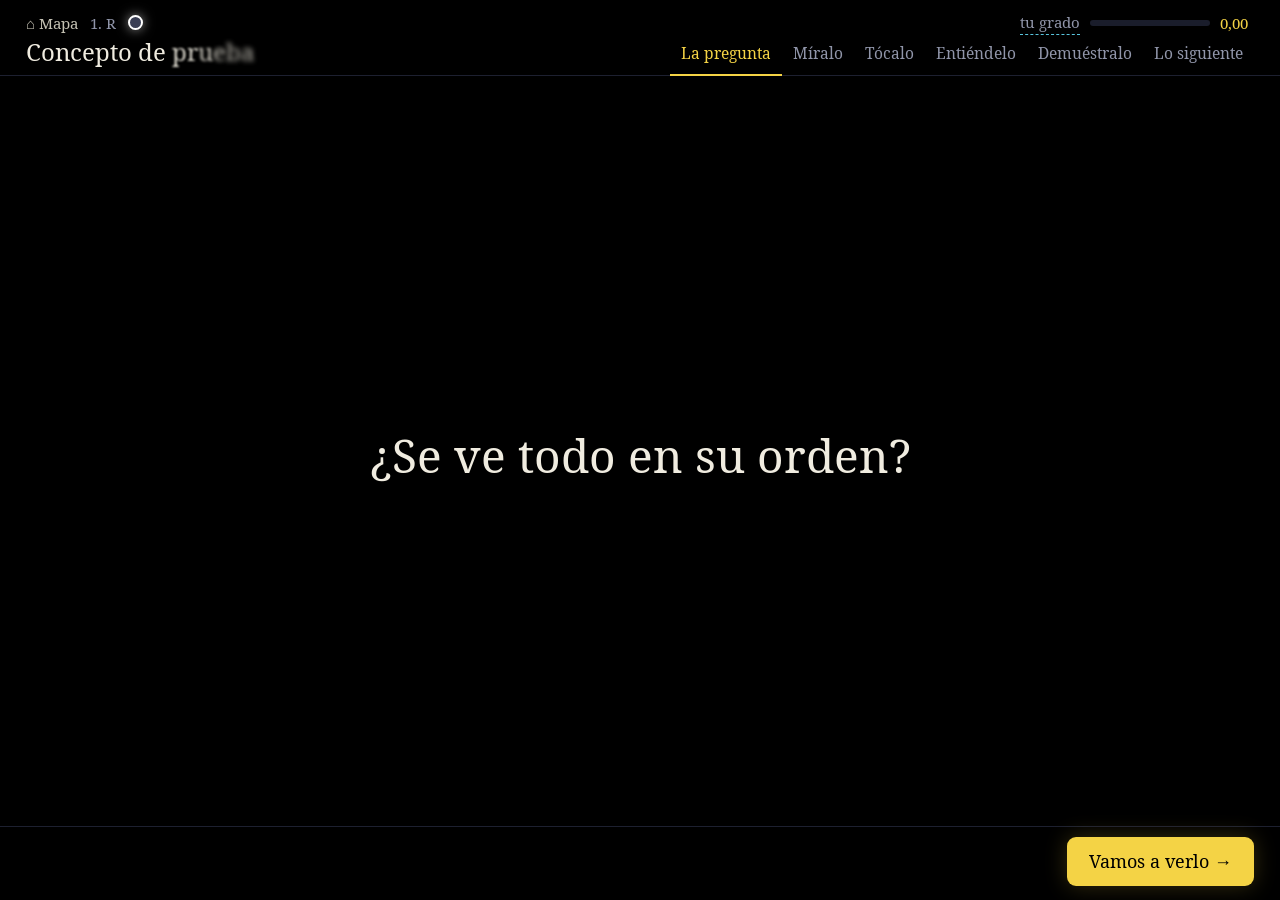
<file: tests/paginas/concepto.html>
<!doctype html><html lang="es"><meta charset="utf-8"><meta name="viewport" content="width=device-width,initial-scale=1">
<title>prueba</title>
<link rel="stylesheet" href="../../vendor/katex/katex.min.css"><link rel="stylesheet" href="../../css/penumbra.css">
<script src="../../vendor/katex/katex.min.js"></script><script src="../../vendor/katex/contrib/auto-render.min.js"></script>
<body><div id="raiz"></div>
<script type="module">
import { montarConcepto } from '../../motor/concepto.js';
import demo from './concepto-demo.js';
const cat = [{ id: 1, titulo: 'R', conceptos: [{ id: 'demo', titulo: 'Concepto de prueba', estado: 'listo', carga: async () => ({ default: demo }), retos: demo.retos }] }];
window.pagina = await montarConcepto(document.getElementById('raiz'), 'demo', { catalogo: cat });
window.listo = true;
</script>
</file>
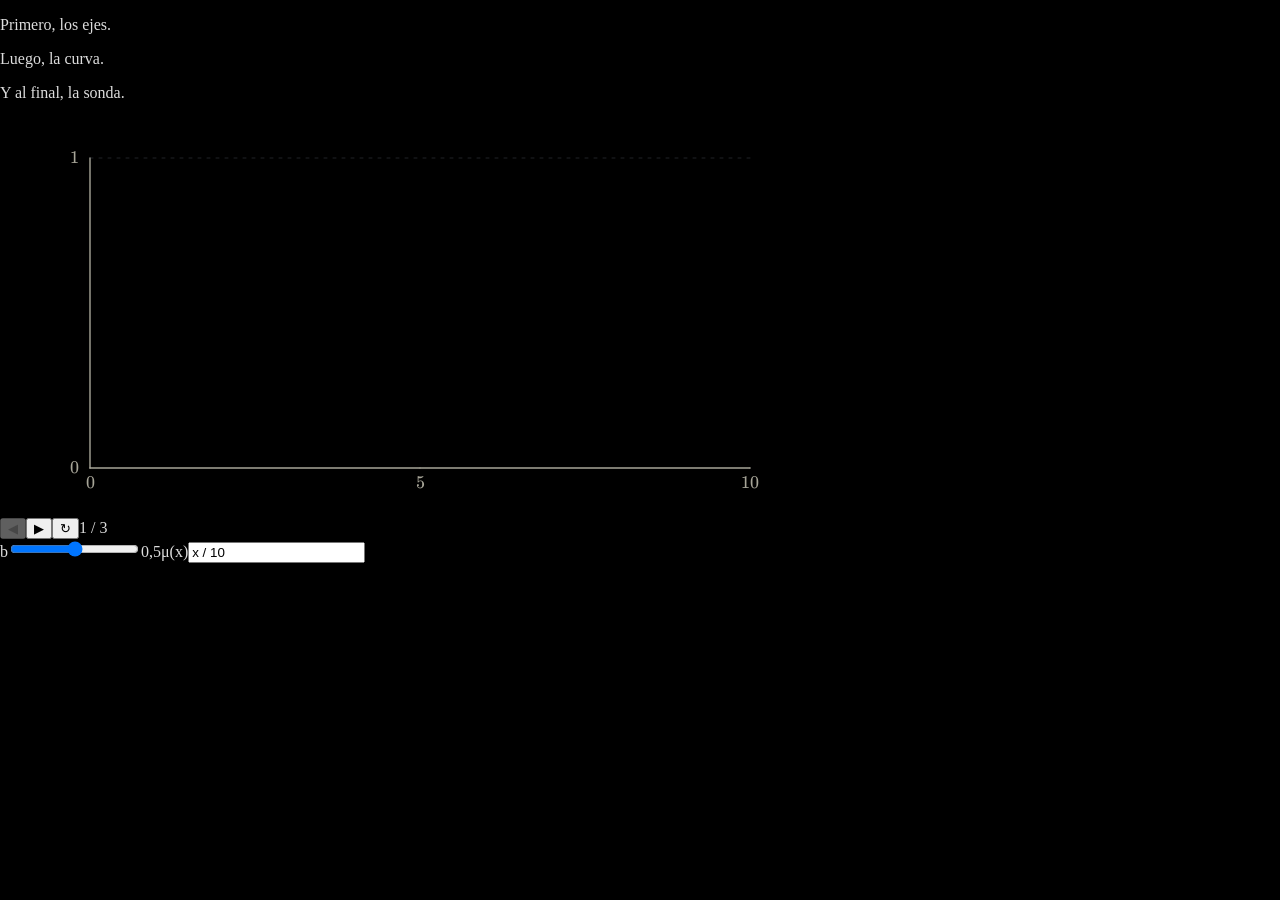
<file: tests/paginas/escena.html>
<!doctype html><meta charset="utf-8"><title>prueba de escena</title>
<link rel="stylesheet" href="../../vendor/katex/katex.min.css">
<script src="../../vendor/katex/katex.min.js"></script>
<body style="margin:0;background:#000;color:#ddd"><div id="t"></div><div id="c" style="width:800px"></div><div id="m"></div>
<script type="module">
import { montarEscena } from '../../motor/escena.js';
import demo from './escena-demo.js';
window.escena = montarEscena(document.getElementById('c'), demo, { textos: document.getElementById('t'), controles: document.getElementById('m') });
</script>
</file>
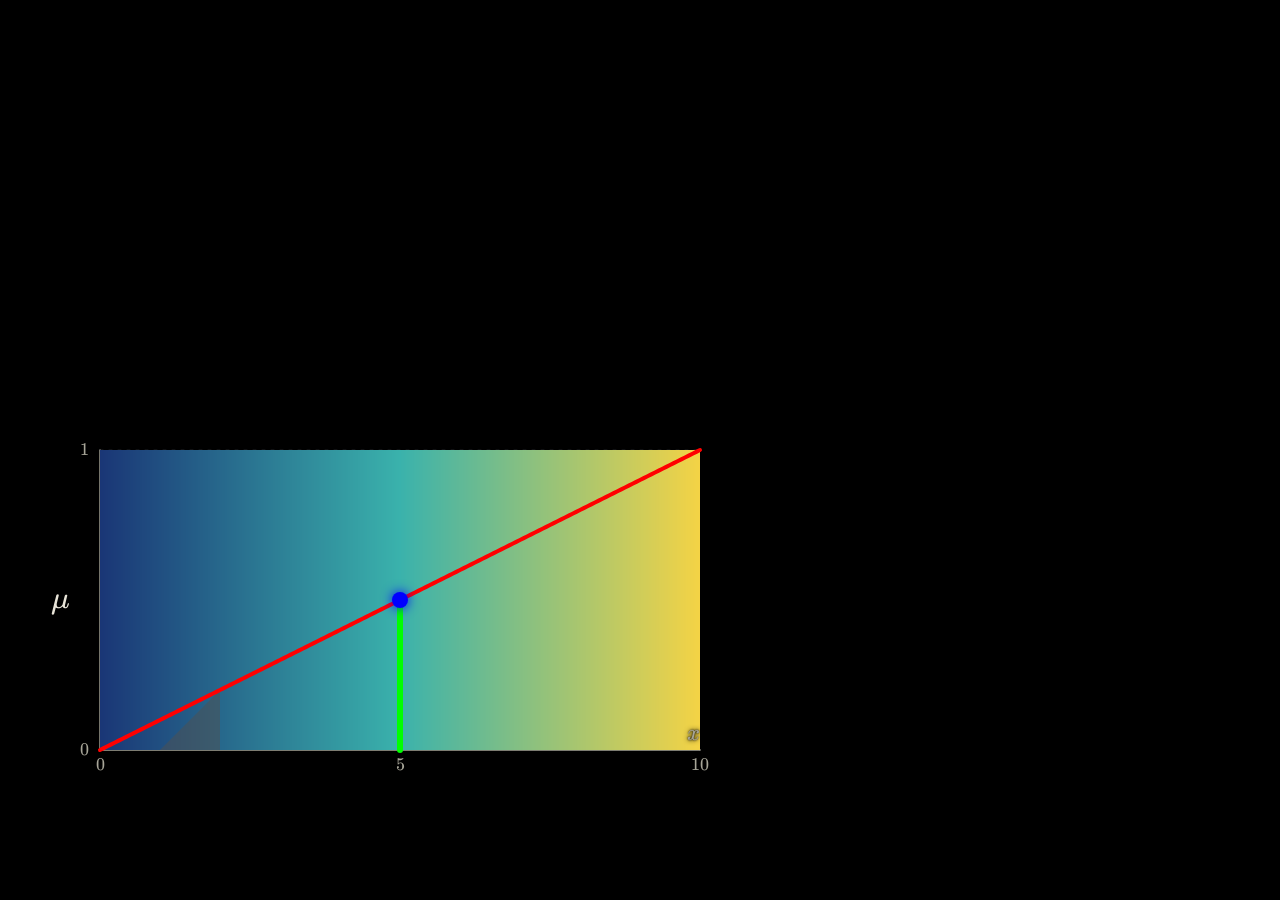
<file: tests/paginas/render2d.html>
<!doctype html><meta charset="utf-8"><title>prueba 2D</title>
<link rel="stylesheet" href="../../vendor/katex/katex.min.css">
<script src="../../vendor/katex/katex.min.js"></script>
<body style="margin:0;background:#000"><div id="n" style="width:800px"></div><div id="p" style="width:800px"></div>
<script type="module">
import { crearLienzo } from '../../motor/lienzo.js';
import { crearRenderNiebla } from '../../motor/renderNiebla.js';
import { crearRenderPlano } from '../../motor/renderPlano.js';
import { curva, linea, marco, punto, poligono, mapaCalor } from '../../motor/primitivas.js';

const ln = crearLienzo(document.getElementById('n'), { W: 800, H: 400, gl: true });
const niebla = crearRenderNiebla(ln);
const pintaN = (e = {}) => { ln.aplicar(); niebla.dibujar({ nubes: [{ x: 200, y: 200, r: 100, color: [255, 255, 255] }], k: 1.45, operacion: 'ambos', previa: 'ambos', mezcla: 1, entrada: 1, isolineas: false, ...e }); };
const leerN = (x, y) => {
  pintaN();
  const k = ln.escala(), b = new Uint8Array(4), gl = ln.gl;
  gl.readPixels(Math.round(x * k), ln.glCanvas.height - Math.round(y * k), 1, 1, gl.RGBA, gl.UNSIGNED_BYTE, b);
  return b[0];
};
window.nube = { centro: () => leerN(200, 200), borde: () => leerN(300, 200), lejos: () => leerN(700, 200),
  escalones: () => { pintaN(); const k = ln.escala(), gl = ln.gl, w = 300, b = new Uint8Array(4 * w);
    gl.readPixels(Math.round(310 * k), ln.glCanvas.height - Math.round(60 * k), w, 1, gl.RGBA, gl.UNSIGNED_BYTE, b);
    let m = 0; for (let i = 4; i < 4 * w; i += 4) m = Math.max(m, Math.abs(b[i] - b[i - 4])); return m; } };

const lp = crearLienzo(document.getElementById('p'), { W: 800, H: 400 });
const pl = crearRenderPlano(lp, { x: [0, 10], y: [0, 1], caja: { x: 100, y: 50, w: 600, h: 300 } });
lp.aplicar();
pl.dibujar([ marco({ x: [0, 10], y: [0, 1] }, { etiquetas: { x: 'x', y: '\\mu' } }),
  mapaCalor((x, y) => x / 10, {}), poligono([[1, 0], [2, 0], [2, 0.2]], { color: [80, 80, 80], alfa: 0.5 }),
  curva((u) => [u, u / 10], [0, 10], { color: [255, 0, 0], ancho: 4 }),
  linea([5, 0.5], [5, 0], { color: [0, 255, 0], ancho: 6 }), punto([5, 0.5], { color: [0, 0, 255], radio: 8 }) ]);
window.plano = { aX: pl.aX, aY: pl.aY, deX: pl.deX, deY: pl.deY,
  pixel: (x, y) => { const k = lp.escala(); return [...lp.g2d.getImageData(Math.round(x * k), Math.round(y * k), 1, 1).data]; } };
</script>
</file>
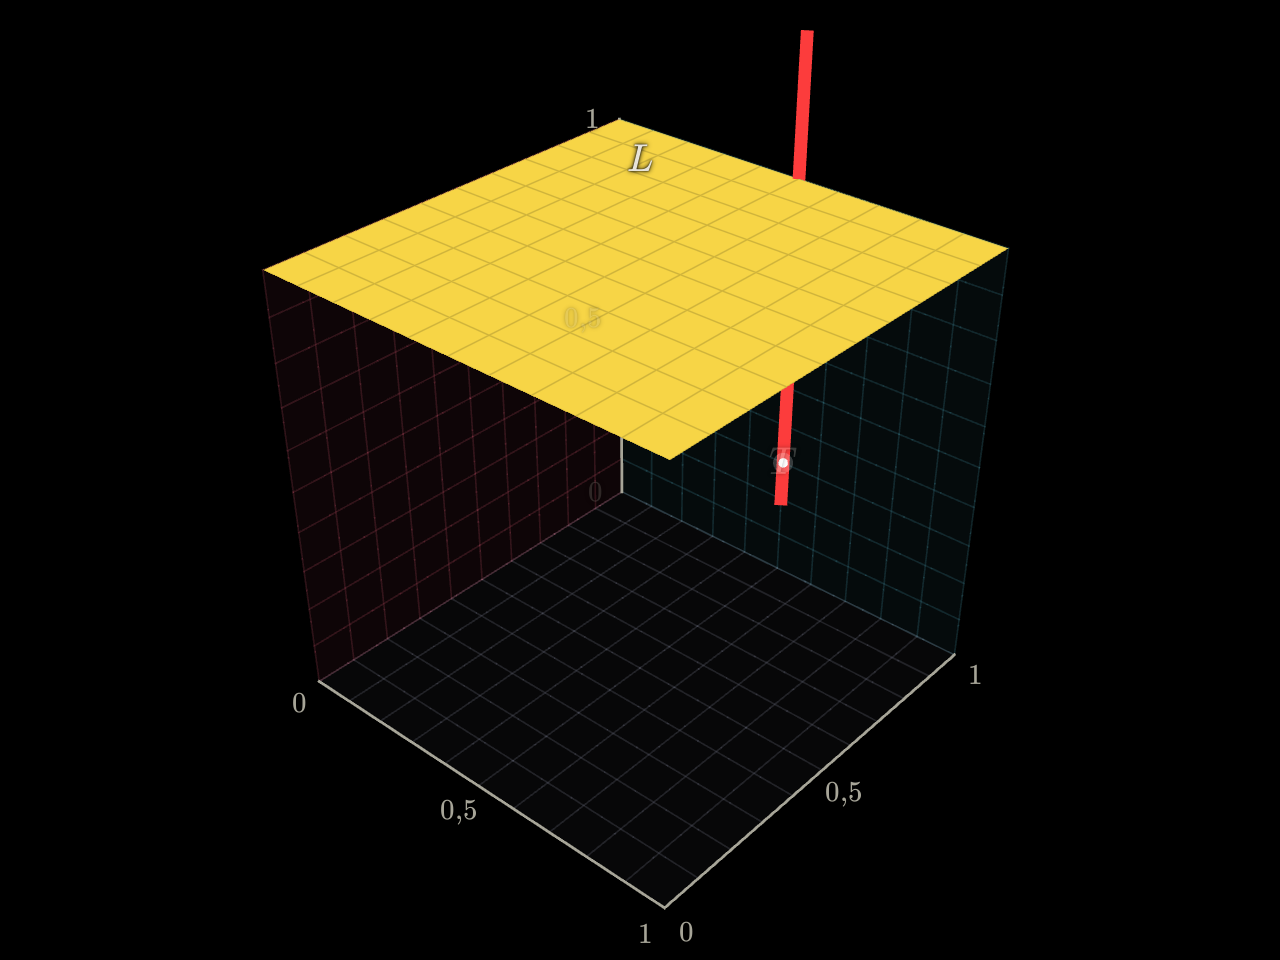
<file: tests/paginas/render3d.html>
<!doctype html><meta charset="utf-8"><title>prueba 3D</title>
<link rel="stylesheet" href="../../vendor/katex/katex.min.css">
<script src="../../vendor/katex/katex.min.js"></script>
<body style="margin:0;background:#000"><div id="c" style="width:100%"></div>
<script type="module">
import { crearLienzo } from '../../motor/lienzo.js';
import { crearRender3D } from '../../motor/render3d.js';
import { linea, marco, punto, rotulo, terreno } from '../../motor/primitivas.js';

const lienzo = crearLienzo(document.getElementById('c'), { W: 800, H: 600, gl: true });
const r3 = crearRender3D(lienzo, { cx: 400, cy: 320, S: 300 });
const prims = [
  marco({ x: [0, 1], y: [0, 1], z: [0, 1] }),
  terreno(() => 1, { glsl: 'return 1.0;' }),
  linea([0.5, 1, 0.2], [0.5, 1, 1.3], { color: [252, 60, 60], ancho: 8 }),
  punto([0.5, 1, 0.3], { color: [255, 255, 255], radio: 3 }),
  rotulo([0.5, 1, 0.3], 'T', { clave: 'tapado' }),
  rotulo([0.5, 0.5, 1.2], 'L', { clave: 'libre' }),
];
const cam = { yaw: -0.72, pitch: 0.6 };
const pintar = () => { lienzo.aplicar(); r3.dibujar(prims, cam); };
pintar();
window.leer = (p) => {
  pintar();
  const [x, y] = r3.proyectar(p), k = lienzo.escala(), gl = lienzo.gl, b = new Uint8Array(4);
  gl.readPixels(Math.round(x * k), lienzo.glCanvas.height - Math.round(y * k), 1, 1, gl.RGBA, gl.UNSIGNED_BYTE, b);
  return [b[0], b[1], b[2]];
};
window.opacidades = () => {
  pintar();
  return ['tapado', 'libre'].map((c) => +lienzo.capaTex.querySelector(`[data-clave=${c}]`).style.opacity);
};
window.camaraTrasForzar = (c) => r3.camaraValida(c);
window.animar = () => lienzo.animar(pintar);
window.medidas = () => {
  const m = (e) => { const r = e.getBoundingClientRect(); return { w: r.width, h: r.height, left: r.left, top: r.top }; };
  return { gl: m(lienzo.glCanvas), dos: m(lienzo.g2d.canvas), tex: m(lienzo.capaTex), dpr: devicePixelRatio,
    glPx: lienzo.glCanvas.width, dosPx: lienzo.g2d.canvas.width };
};
</script>
</file>
<file: css/penumbra.css>
@import url('../vendor/fuentes/fuentes.css'); /* todo local: el curso funciona sin conexión */

/* ============ tokens ============ */
:root {
  --fondo: #000; --panel: #0a0b11; --panel-2: #10121b; --borde: #1d2030; --borde-2: #30354b;
  --texto: #f0ece0; --texto-2: #c4c1b3; --tenue: #9095a9;           /* sobre negro: 16:1, 11:1 y 6,7:1 */
  --azul: #58c4dd; --rosa: #fc6282; --oro: #f4d345; --rojo: #f05a5a;
  --lectura: 'Lectura', Georgia, serif; --mono: 'JetBrains Mono', ui-monospace, monospace;
  --suave: cubic-bezier(.65, 0, .35, 1); --salida: cubic-bezier(.16, 1, .3, 1);
  color-scheme: dark;
}
* { box-sizing: border-box; }
[hidden] { display: none !important; }
html, body { height: 100%; }
body { margin: 0; background: var(--fondo); color: var(--texto); font: 19px/1.6 var(--lectura); -webkit-font-smoothing: antialiased; }
a { color: var(--azul); text-decoration: none; } a:hover { text-decoration: underline; }
::selection { background: #58c4dd44; }
button, input { font: inherit; color: var(--texto); }
button { background: var(--panel-2); border: 1px solid var(--borde-2); border-radius: 8px; padding: 6px 14px; cursor: pointer; transition: border-color .15s, background .15s, transform .12s var(--salida), color .15s; }
button:hover:not(:disabled) { border-color: #6a7090; background: #161927; }
button:active:not(:disabled) { transform: scale(.97); }
button:disabled { opacity: .35; cursor: default; }
input[type=text] { background: var(--panel-2); border: 1px solid var(--borde-2); border-radius: 8px; padding: 7px 11px; }
input[type=range] { accent-color: var(--oro); flex: 1; min-width: 0; }
:focus-visible { outline: 2px solid var(--azul); outline-offset: 2px; }

/* lo nítido se deshace; cuanto más avanzas, más se aclara */
.difuso { font-weight: 400; margin: 0; }
.difuso span { display: inline-block; filter: blur(calc(var(--d, 0) * var(--b, 1) * 3.2px)); opacity: calc(1 - var(--d, 0) * var(--b, 1) * .28); transition: filter .9s var(--suave), opacity .9s var(--suave); }

/* grado */
.grado { display: flex; align-items: center; gap: 10px; color: var(--tenue); font-size: 15px; white-space: nowrap; }
.grado-carril { width: 120px; height: 6px; background: #1a1d2b; border-radius: 3px; overflow: hidden; transition: box-shadow .3s; }
.grado-carril i { display: block; height: 100%; width: 0; background: linear-gradient(90deg, #1a3676, #3ab2ac, var(--oro)); background-size: 120px 100%; transition: width .9s var(--salida); }
.grado b { color: var(--oro); font-weight: 400; min-width: 34px; font-variant-numeric: tabular-nums; }
.grado.sube .grado-carril { box-shadow: 0 0 14px #f4d34580; }

/* ============ la aplicación: una sola pantalla ============ */
.app { height: 100dvh; display: grid; grid-template-rows: auto minmax(0, 1fr) auto; overflow: hidden; }
.barra-alta { display: grid; grid-template-columns: minmax(0, 1fr) auto; gap: 2px 24px; padding: 10px 26px 0; border-bottom: 1px solid var(--borde); }
.ruta-region { display: flex; align-items: center; gap: 12px; font-size: 15px; color: var(--tenue); min-width: 0; }
.volver-mapa { color: var(--texto-2); white-space: nowrap; }
.ruta-nombre { white-space: nowrap; }
.ruta { display: flex; align-items: center; list-style: none; margin: 0; padding: 0; }
.ruta li { display: flex; align-items: center; }
.ruta li + li::before { content: ''; width: 16px; height: 2px; background: var(--borde-2); }
.estacion { display: block; width: 11px; height: 11px; border-radius: 50%; background: var(--color); border: 2px solid transparent; transition: transform .15s var(--salida); }
a.estacion:hover { transform: scale(1.5); border-color: var(--texto); }
.estacion.actual { width: 15px; height: 15px; border-color: #fff; box-shadow: 0 0 12px #ffffff90; }
.barra-alta .grado { justify-self: end; }
.titulo-parada { grid-column: 1; font-size: 24px; line-height: 1.25; view-transition-name: titulo; }
.etapas { grid-column: 2; grid-row: 2; display: flex; align-self: end; list-style: none; padding: 0; margin: 0 0 -1px; }
.etapas button { background: none; border: 0; border-bottom: 2px solid transparent; border-radius: 0; padding: 4px 11px 8px; font-size: 15.5px; color: var(--texto-2); transition: filter .5s, color .3s, border-color .3s; }
.etapas button:hover:not(:disabled) { background: none; color: var(--texto); filter: none; }
.etapas .actual button { color: var(--oro); border-bottom-color: var(--oro); }
.etapas .futura button { filter: blur(.7px); color: var(--tenue); }

.escenario { position: relative; min-height: 0; padding: 14px 26px 6px; view-transition-name: contenido; overflow: hidden; }
.escenario > section { height: 100%; }

.pie-etapa { display: grid; grid-template-columns: 1fr auto 1fr; align-items: center; gap: 12px; padding: 10px 26px 14px; border-top: 1px solid var(--borde); view-transition-name: pie; }
.pie-etapa .boton-atras { justify-self: start; grid-column: 1; }
.pie-etapa .pie-centro { grid-column: 2; }
.pie-etapa .boton-seguir { justify-self: end; grid-column: 3; }
.boton-seguir { display: inline-block; background: var(--oro); color: #000; border: 0; border-radius: 9px; padding: 10px 22px; font-size: 18px; cursor: pointer; box-shadow: 0 0 22px #f4d34538; transition: background .15s, box-shadow .2s, transform .12s var(--salida); }
.boton-seguir:hover:not(:disabled) { background: #ffe25a; box-shadow: 0 0 34px #f4d34570; text-decoration: none; }
.boton-atras { background: none; border-color: transparent; color: var(--tenue); font-size: 16px; }
.boton-atras:hover:not(:disabled) { background: none; color: var(--texto); border-color: transparent; }
.escena-botones { display: flex; align-items: center; gap: 8px; }
.escena-botones [data-a=atras], .escena-botones [data-a=adelante] { display: none; }
.escena-contador { color: var(--tenue); font-size: 15px; font-variant-numeric: tabular-nums; min-width: 3.2em; text-align: center; }

/* ---- la pregunta ---- */
.seccion-pregunta { display: grid; place-items: center; }
.pregunta { font-size: clamp(26px, 3.6vw, 46px); line-height: 1.28; max-width: 24em; margin: 0; text-wrap: balance; }

/* ---- la escena: cabe entera, siempre ---- */
.encaje { container-type: size; flex: 1 1 0; min-height: 0; min-width: 0; display: grid; place-items: center; }
.bloque-lienzo { width: min(100cqw, calc(100cqh * var(--ratio, 1.9))); view-transition-name: escena; }
.escena-lienzo { background: #000; border: 1px solid var(--borde); border-radius: 12px; overflow: hidden; }
.aviso-sin-gl { padding: 20px; color: var(--oro); margin: 0; }
.hueco-mira, .hueco-escena { display: flex; flex-direction: column; height: 100%; min-height: 0; min-width: 0; }
.pasos-lista { flex: none; }
.paso-texto { display: none; margin: 0; }
.paso-texto.actual { display: block; font-size: 21px; line-height: 1.42; max-width: 50rem; margin: 0 auto 10px; min-height: 2.84em; text-align: center; text-wrap: balance; animation: aparece .5s var(--salida) both; }
.escena-controles { display: flex; flex-wrap: wrap; gap: 6px 18px; align-items: center; margin-top: 12px; }
.entrada { display: flex; align-items: center; gap: 10px; flex: 1 1 200px; color: var(--texto-2); font-size: 16px; flex-wrap: wrap; }
.entrada input[type=text] { flex: 1; min-width: 120px; font: 14px var(--mono); }
.entrada small { flex-basis: 100%; color: var(--oro); font-size: 14px; line-height: 1.3; }
.entrada small:empty { display: none; }

/* ---- tócalo ---- */
.toca { display: grid; grid-template-columns: minmax(0, 1fr) 21rem; gap: 26px; align-items: stretch; }
.toca-panel { align-self: center; max-height: 100%; overflow-y: auto; }
.toca h2 { margin: 0 0 8px; font-weight: 400; font-size: 26px; }
.manipulacion { color: var(--texto-2); font-size: 18px; }
.manipulacion ul { padding: 0; margin: 0; list-style: none; }
.manipulacion li { padding: 6px 0 6px 14px; border-left: 2px solid var(--borde-2); margin-bottom: 8px; }

/* ---- entiéndelo: un latido cada vez ---- */
.lectura-guiada { display: grid; grid-template-columns: 12rem minmax(0, 1fr); gap: 20px; height: 100%; }
.hilo { list-style: none; margin: 0; padding: 4px 0; overflow: hidden auto; display: flex; flex-direction: column; justify-content: safe center; scrollbar-width: none; }
.hilo li { display: flex; flex: none; }
.hilo button { display: flex; align-items: center; gap: 9px; width: 100%; background: none; border: 0; border-radius: 6px; padding: 3px 6px; font-size: 14px; line-height: 1.25; text-align: left; color: var(--tenue); }
.hilo button:hover:not(:disabled) { background: var(--panel-2); color: var(--texto); }
.hilo button:disabled { opacity: 1; color: #6a6f83; filter: blur(.5px); }
.hilo i { flex: none; width: 8px; height: 8px; border-radius: 50%; background: var(--borde-2); transition: background .3s, transform .3s var(--salida); }
.hilo .hecho i { background: var(--azul); }
.hilo .actual button { color: var(--oro); }
.hilo .actual i { background: var(--oro); transform: scale(1.5); box-shadow: 0 0 10px #f4d34590; }
.latido-marco { min-height: 0; overflow-y: auto; display: flex; scrollbar-width: thin; scrollbar-color: var(--borde-2) transparent; }
.latido { width: min(100%, 44rem); margin: auto; padding: 8px 4px; font-size: 22px; line-height: 1.55; }
.latido > * + * { margin-top: 18px; }
.latido p { margin: 0; }
.idea { font-size: clamp(23px, 2.2vw, 29px); line-height: 1.42; text-wrap: pretty; }
.entra { animation: aparece .5s var(--salida) both; }
@keyframes aparece { from { opacity: 0; filter: blur(7px); transform: translateY(5px); } to { opacity: 1; filter: none; transform: none; } }
.rotulo-etapa { font-size: 14px !important; letter-spacing: .06em; color: var(--tenue); margin: 0 0 8px !important; }
.tabla-ejemplo { border-collapse: collapse; font-size: 21px; margin-top: 10px; }
.tabla-ejemplo th { text-align: left; font-weight: 400; color: var(--texto-2); padding: 7px 20px 7px 0; }
.tabla-ejemplo td { text-align: center; padding: 7px 20px; border-left: 1px solid var(--borde-2); color: var(--oro); font-variant-numeric: tabular-nums; }
.tabla-ejemplo tr:first-child td { color: var(--texto); }
.cierre { color: var(--texto-2); }
.lectura { margin: 0; }
.pieza { display: grid; grid-template-columns: 7rem 1fr; gap: 16px; align-items: baseline; padding: 8px 0; border-top: 1px solid var(--borde); font-size: 20px; }
.pieza dt { color: var(--azul); font-size: 24px; text-align: right; }
.pieza dd { margin: 0; }
.pieza:last-child dt { color: var(--oro); text-shadow: 0 0 18px #f4d34566; }
.formula-grande { font-size: 30px; color: var(--oro); overflow-x: auto; padding: 8px 0; }
.formal { border: 1px solid #7a6820; border-radius: 12px; padding: 16px 22px; background: #100e04; }
.formal-tex { color: var(--texto); }
.nota-titulo { color: var(--azul); font-size: 18px; display: block; margin-bottom: 6px; }
.razonamiento { padding-left: 28px; margin: 10px 0 0; font-size: 20px; }
.razonamiento li { margin-bottom: 14px; }
.porque { color: var(--texto-2); font-size: 17px; border-left: 2px solid var(--borde-2); padding-left: 10px; margin-top: 3px; }
.boton-valiente { display: block; border-color: #7a6820; color: var(--oro); background: #100e04; }
.tecnicas { list-style: none; padding: 0; margin: 0; display: grid; gap: 12px; font-size: 18px; }
.tecnicas li { padding: 10px 16px; border-left: 3px solid var(--oro); background: var(--panel); border-radius: 0 10px 10px 0; color: var(--texto-2); }
.tecnicas b { display: block; color: var(--texto); font-weight: 400; }
.de-donde summary { color: var(--tenue); cursor: pointer; font-size: 15px; }
.referencias { color: var(--tenue); font-size: 15px; padding-left: 20px; }

/* glosario */
.termino { background: none; border: 0; border-bottom: 1px dashed var(--azul); border-radius: 0; color: inherit; font: inherit; padding: 0; cursor: help; transition: color .15s; }
.termino:hover:not(:disabled) { color: var(--azul); background: none; }
.glosario-tarjeta { position: fixed; z-index: 50; background: #0d0f18; border: 1px solid var(--azul); border-radius: 12px; padding: 12px 16px; font-size: 16.5px; line-height: 1.5; box-shadow: 0 10px 50px #000; animation: aparece .25s var(--salida) both; }
.glosario-tarjeta b { font-weight: 400; color: var(--azul); font-size: 18px; }
.glosario-tarjeta p { margin: 6px 0 0; }
.ejemplo-glosario { color: var(--texto-2); }

/* ---- demuéstralo: un reto cada vez ---- */
.zona-retos { display: grid; gap: 24px; grid-template-columns: minmax(0, 1fr); align-items: stretch; }
.zona-retos.con-escena { grid-template-columns: minmax(0, 27rem) minmax(0, 1fr); }
.columna-reto { display: flex; flex-direction: column; min-height: 0; justify-content: safe center; align-items: center; }
.pestanas-reto { display: flex; gap: 6px; margin-bottom: 12px; flex: none; }
.pestanas-reto button { font-size: 14.5px; padding: 3px 12px; color: var(--tenue); background: none; }
.pestanas-reto .actual { border-color: var(--oro); color: var(--oro); }
.pestanas-reto .hecho { color: var(--azul); border-color: #2f6f80; }
.reto { width: min(100%, 44rem); overflow-y: auto; min-height: 0; font-size: 20px; line-height: 1.5; animation: aparece .4s var(--salida) both; }
.reto header { display: flex; justify-content: space-between; align-items: baseline; gap: 12px; margin-bottom: 6px; }
.reto-tipo { font-size: 14px; letter-spacing: .06em; color: var(--tenue); }
.reto-nota { font-size: 14px; color: var(--oro); }
.reto-enunciado { font-size: 23px; line-height: 1.4; }
.reto-acciones { display: flex; flex-wrap: wrap; gap: 8px; margin: 14px 0; align-items: center; }
.opcion { text-align: left; flex: 1 1 100%; padding: 9px 16px; }
.opcion.bien { border-color: var(--oro); color: var(--oro); background: #151204; } .opcion.mal { border-color: var(--rojo); color: var(--rojo); }
.boton-pista { color: var(--texto-2); font-size: 15px; }
.pistas { margin: 6px 0 8px; padding-left: 22px; color: var(--texto-2); font-size: 18px; }
.reto-salida { margin: 10px 0 0; min-height: 1.4em; }
.reto-salida[data-nota] { padding: 8px 14px; border-left: 3px solid var(--azul); background: var(--panel); border-radius: 0 8px 8px 0; animation: aparece .35s var(--salida) both; }
.reto-salida[data-nota="1"] { border-left-color: var(--oro); }
.autoevaluacion { display: flex; flex-wrap: wrap; gap: 8px; align-items: center; margin-top: 12px; color: var(--texto-2); font-size: 17px; }

/* ---- lo siguiente ---- */
.llegada { display: grid; align-content: center; justify-items: start; max-width: 44rem; margin: 0 auto; }
.puente { font-size: clamp(24px, 2.5vw, 32px); line-height: 1.36; margin: 0 0 14px; text-wrap: pretty; }
.llegada .tenue { margin: 0 0 22px; }
.tenue { color: var(--tenue); font-size: 15.5px; }
.mensaje { max-width: 44rem; margin: 18vh auto 0; padding: 0 20px; }
.mensaje .difuso { font-size: clamp(36px, 5vw, 56px); }
.boton-mapa { display: inline-block; border: 1px solid var(--borde-2); padding: 8px 18px; border-radius: 8px; }

/* ============ portada: el paisaje lo ocupa todo, y la interfaz flota sobre él sin cajas ============ */
.portada { position: fixed; inset: 0; overflow: hidden; background: #000; }
.mapa-lienzo { position: absolute; inset: 0; cursor: grab; touch-action: none; }
.mapa-lienzo:active { cursor: grabbing; }
.mapa-lienzo canvas { position: absolute; inset: 0; width: 100%; height: 100%; display: block; }
.mapa-rotulos { position: absolute; inset: 0; pointer-events: none; overflow: hidden; }
.mapa-rotulo { position: absolute; left: 0; top: 0; pointer-events: auto; display: flex; flex-direction: column; align-items: center; padding: 4px 10px 34px; background: none; border: 0; border-radius: 0; color: #e9eef2; cursor: pointer; text-align: center; transition: opacity .35s var(--salida); will-change: transform; text-shadow: 0 1px 10px #000, 0 0 26px #000c; }
.mapa-rotulo:hover:not(:disabled) { background: none; }
.mapa-rotulo:focus-visible { outline: 1px solid var(--oro); outline-offset: 2px; border-radius: 4px; }
.rotulo-titulo { font-size: clamp(15px, 1.25vw, 19px); letter-spacing: .01em; white-space: nowrap; transition: color .25s, transform .3s var(--salida); }
.rotulo-lema { position: absolute; top: 100%; left: 50%; width: max-content; max-width: 17rem; transform: translate(-50%, -4px); font-size: 14.5px; line-height: 1.35; color: #c9d4dc; opacity: 0; transition: opacity .25s, transform .3s var(--salida); pointer-events: none; }
.mapa-rotulo.activa .rotulo-titulo { color: var(--oro); transform: scale(1.14); }
.mapa-rotulo.activa .rotulo-lema { opacity: 1; transform: translate(-50%, 6px); }
.mapa-rotulo.apagada { filter: opacity(.5); }
.mapa-cabecera { position: absolute; left: clamp(20px, 3vw, 44px); top: clamp(14px, 2.4vh, 28px); pointer-events: none; z-index: 2; text-shadow: 0 2px 30px #000; }
.mapa-cabecera .difuso { font-size: clamp(50px, 6.6vw, 104px); line-height: 1; font-weight: 400; letter-spacing: -.012em; }
.mapa-cabecera .lema { font-size: clamp(16px, 1.3vw, 20px); color: #cfd7dc; margin: 8px 0 0; }
/* a la derecha, la noche se espesa: el texto no necesita una caja */
.mapa-panel { position: absolute; right: 0; top: 0; bottom: 0; width: min(36rem, 46vw); z-index: 3; pointer-events: none; display: flex; flex-direction: column; justify-content: space-between; padding: clamp(20px, 4vh, 44px) clamp(22px, 2.6vw, 44px) 20px clamp(90px, 11vw, 200px); background: linear-gradient(to left, rgb(2 4 10 / .95) 0%, rgb(2 4 10 / .93) 30%, rgb(2 4 10 / .88) 44%, rgb(2 4 10 / .78) 55%, rgb(2 4 10 / .63) 65%, rgb(2 4 10 / .45) 74%, rgb(2 4 10 / .28) 82%, rgb(2 4 10 / .13) 90%, rgb(2 4 10 / .04) 96%, rgb(2 4 10 / 0) 100%); }
.mapa-panel h2 { margin: 0 0 6px; font-weight: 400; font-size: clamp(27px, 2.3vw, 36px); line-height: 1.16; letter-spacing: -.005em; }
.mapa-panel .lema { color: var(--texto-2); margin: 0 0 14px; font-size: 18px; line-height: 1.4; }
.mapa-panel p { font-size: 16.5px; margin: 0 0 12px; line-height: 1.5; }
.mapa-panel .rotulo-etapa { margin-bottom: 4px; }
.mapa-panel .grado-carril { width: 110px; }
.mapa-panel .boton-seguir { align-self: flex-start; margin: 14px 0 20px; }
.mapa-panel .boton-atras { align-self: flex-start; padding: 2px 0; font-size: 15px; margin-bottom: 18px; background: none; border: 0; color: var(--tenue); }
.mapa-panel .boton-atras:hover:not(:disabled) { color: var(--texto); background: none; }
.panel-cuerpo, .mapa-pie { pointer-events: auto; }
.panel-cuerpo { animation: aparece .4s var(--salida) both; display: flex; flex-direction: column; flex: 1 1 auto; min-height: 0; overflow-y: auto; scrollbar-width: thin; scrollbar-color: #30354b transparent; }
/* las paradas son un tramo de camino: un hilo con un punto por parada, cuyo brillo es tu grado */
.mapa-conceptos { list-style: none; margin: 14px 0 0; padding: 0; font-size: 16.5px; line-height: 1.32; }
.mapa-conceptos li { position: relative; display: flex; align-items: baseline; justify-content: space-between; gap: 12px; padding-left: 22px; border-radius: 6px; transition: background .15s; }
.mapa-conceptos li::before { content: ''; position: absolute; left: 5.5px; top: 0; bottom: 0; width: 1px; background: #2c3346; }
.mapa-conceptos li:first-child::before { top: 50%; } .mapa-conceptos li:last-child::before { bottom: 50%; }
.mapa-conceptos li::after { content: ''; position: absolute; left: 2px; top: calc(50% - 4px); width: 8px; height: 8px; border-radius: 50%; background: color-mix(in srgb, var(--oro) calc(var(--g, 0) * 100%), #4a5470); }
.mapa-conceptos li:hover { background: #ffffff0d; }
.mapa-conceptos a { flex: 1; color: var(--texto); padding: 8px 0; } .mapa-conceptos a:hover { text-decoration: none; }
.mapa-conceptos a::before { content: ''; position: absolute; inset: 0; }
.mapa-conceptos small { color: var(--tenue); white-space: nowrap; font-variant-numeric: tabular-nums; padding-right: 8px; }
.mapa-conceptos .pendiente { color: var(--tenue); }
.mapa-conceptos .proximo a, .mapa-conceptos .proximo small { color: var(--oro); }
.mapa-conceptos .proximo::after { background: var(--oro); box-shadow: 0 0 10px var(--oro); }
/* los capítulos, en fila, como un segundo camino que nunca se mueve */
.mapa-indice { position: absolute; left: clamp(20px, 3vw, 44px); bottom: 18px; z-index: 2; display: flex; gap: 2px; flex-wrap: wrap; max-width: calc(100% - min(30rem, 42vw) - 40px); }
.mapa-indice button { position: relative; display: flex; align-items: baseline; gap: 7px; padding: 6px 9px 9px; font-size: 14px; color: #c6d0d8; background: none; border: 0; border-radius: 6px; text-shadow: 0 1px 8px #000; }
.mapa-indice button::after { content: ''; position: absolute; left: 9px; right: 9px; bottom: 4px; height: 2px; background: linear-gradient(to right, var(--oro) calc(var(--g, 0) * 100%), #ffffff24 0); }
.mapa-indice button:hover:not(:disabled) { color: #fff; background: #0b1020d0; }
.mapa-indice button.activa { color: var(--oro); background: #0b1020e6; }
.indice-num { color: var(--tenue); font-variant-numeric: tabular-nums; font-size: 13px; }
.tu-pendulo { margin-top: 8px; padding-top: 14px; border-top: 1px solid #ffffff17; }
.mapa-pie { display: flex; gap: 8px; align-items: center; flex-wrap: wrap; padding-top: 10px; color: var(--texto-2); font-size: 14px; flex: none; }
.mapa-pie button { font-size: 13.5px; padding: 3px 0; color: var(--tenue); background: none; border: 0; }
.mapa-pie button.peligro { color: var(--rojo); }
.mapa-pie button:hover:not(:disabled) { color: var(--texto); background: none; }
.mapa-lista { display: grid; grid-template-columns: repeat(auto-fill, minmax(290px, 1fr)); gap: 18px; padding: 170px 34px 34px; overflow-y: auto; height: calc(100% - 50px); }
.mapa-lista h2 { margin: 0; font-weight: 400; font-size: 24px; }
.fundiendo .mapa-panel, .fundiendo .mapa-cabecera { opacity: 0; transition: opacity .35s; }
.fundiendo { animation: funde .88s ease-in both; }
@keyframes funde { 70% { opacity: 1; } to { opacity: 0; } }

.siguiente-compacta { display: block; color: var(--oro); font-size: 15px; line-height: 1.3; padding-bottom: 10px; margin-bottom: 10px; border-bottom: 1px solid var(--borde); }
.entrada output { color: var(--oro); font-size: 15px; font-variant-numeric: tabular-nums; min-width: 2.4em; }

/* ============ transiciones entre etapas ============ */
@view-transition { navigation: auto; }
::view-transition-group(escena), ::view-transition-group(titulo) { animation-duration: .5s; animation-timing-function: var(--suave); }
::view-transition-old(contenido) { animation: sale-izq .22s ease-in both; }
::view-transition-new(contenido) { animation: entra-der .42s var(--salida) both; }
[data-dir=atras]::view-transition-old(contenido) { animation-name: sale-der; }
[data-dir=atras]::view-transition-new(contenido) { animation-name: entra-izq; }
@keyframes sale-izq { to { opacity: 0; transform: translateX(-34px); filter: blur(5px); } }
@keyframes sale-der { to { opacity: 0; transform: translateX(34px); filter: blur(5px); } }
@keyframes entra-der { from { opacity: 0; transform: translateX(40px); filter: blur(6px); } }
@keyframes entra-izq { from { opacity: 0; transform: translateX(-40px); filter: blur(6px); } }

/* ============ cinemática de valientes ============ */
.cine { position: fixed; inset: 0; z-index: 1000; background: rgba(0, 0, 0, var(--fondo, 0)); cursor: pointer; overflow: hidden; }
.cine-lienzo { position: absolute; inset: 0; width: 100%; height: 100%; }
.cine-banda { position: absolute; left: 0; right: 0; height: 11vh; background: #000; z-index: 2; box-shadow: 0 0 40px 10px #000; }
.cine-banda.arriba { top: 0; } .cine-banda.abajo { bottom: 0; }
.cine-cartela { position: absolute; left: 50%; top: 50%; margin: 0; width: min(90vw, 900px); text-align: center; opacity: 0; z-index: 3; font: clamp(26px, 3.6vw, 44px)/1.3 var(--lectura); color: #fff4df; }
.cine-cartela em { color: var(--oro); }
.cine-clasificacion { position: absolute; left: 50%; top: 50%; transform: translate(-50%, -50%); opacity: 0; z-index: 3; display: flex; gap: 22px; align-items: center; color: #e9dcc0; font: 15px/1.5 var(--mono); width: min(90vw, 640px); }
.cine-clasificacion b { font: 900 64px/1 var(--lectura); border: 3px solid #e9dcc0; padding: 4px 16px; }
.cine-clasificacion em { color: var(--oro); font-style: normal; font-weight: 700; }
.cine-titulo { position: absolute; left: 50%; top: 50%; width: min(92vw, 1100px); text-align: center; opacity: 0; z-index: 3; }
.cine-titulo small { display: block; font: 700 clamp(12px, 1.4vw, 16px) var(--mono); letter-spacing: .5em; text-transform: uppercase; color: var(--oro); margin-bottom: 14px; }
.cine-titulo h2 { margin: 0; font: 700 clamp(34px, 5.6vw, 76px)/1.1 var(--lectura); color: #fff4df; }
.cine-subtitulos { position: absolute; bottom: 13vh; left: 0; right: 0; text-align: center; margin: 0; opacity: 0; z-index: 3; font-style: italic; color: #a9a596; }
.cine-controles { position: absolute; right: 18px; bottom: 14px; z-index: 4; display: flex; gap: 14px; align-items: center; font: 12px var(--mono); color: #9095a9; }
.cine-silencio { background: #000; border: 1px solid #30354b; color: #c4c1b3; border-radius: 6px; padding: 3px 10px; font: 12px var(--mono); }

/* ============ movimiento reducido y pantallas pequeñas ============ */
@media (prefers-reduced-motion: reduce) {
  *, ::view-transition-group(*), ::view-transition-old(*), ::view-transition-new(*) { animation: none !important; transition: none !important; }
  .difuso span { filter: none; opacity: 1; }
}
@media (max-width: 900px), (max-height: 520px) {
  .app { height: auto; min-height: 100dvh; overflow: visible; }
  .barra-alta { grid-template-columns: minmax(0, 1fr); padding: 10px 16px 0; }
  .barra-alta .grado { justify-self: start; }
  .etapas { grid-column: 1; grid-row: auto; overflow-x: auto; }
  .escenario { overflow: visible; padding: 14px 16px; }
  .encaje { container-type: inline-size; display: block; flex: none; }
  .bloque-lienzo { width: 100%; }
  .toca, .zona-retos.con-escena, .lectura-guiada { grid-template-columns: minmax(0, 1fr); height: auto; }
  .hilo { display: none; }
  .pie-etapa { position: sticky; bottom: 0; background: #000; padding: 10px 16px; }
  .portada { position: static; overflow: visible; }
  .mapa-lienzo { position: relative; inset: auto; width: 100%; height: 62vh; }
  .mapa-indice { position: static; max-width: none; margin: 12px 16px; }
  .mapa-cabecera { position: static; padding: 18px 16px; }
  .mapa-panel { position: static; width: auto; margin: 0; padding: 12px 16px; background: none; }
}

.enlace-pendulo { color: var(--oro, #f4d345); text-decoration: none; }
.enlace-pendulo:hover { text-decoration: underline; }
.escenario section:focus, .escena-lienzo canvas:focus { outline: none; }

/* ============ el mapa que nace de su fórmula ============ */
.naciendo .mapa-cabecera, .naciendo .mapa-panel, .naciendo .mapa-indice { opacity: var(--ui, 0); }
.naciendo .mapa-panel, .naciendo .mapa-indice, .naciendo .panel-cuerpo, .naciendo .mapa-pie { pointer-events: none; }
.mapa-nace { position: absolute; inset: 0; z-index: 4; pointer-events: none; }
.nace-trazos { position: absolute; inset: 0; width: 100%; height: 100%; }
.nace-formula { position: absolute; left: 50%; top: 6vh; transform: translateX(-50%); font-size: clamp(22px, 2.3vw, 36px); color: #f4f6f8; white-space: nowrap; text-shadow: 0 2px 22px #000; }
.nace-formula .katex-display { margin: 0; }
.nace-texto { position: absolute; left: 50%; bottom: 7vh; width: min(46rem, 90vw); transform: translateX(-50%); margin: 0; text-align: center; font-size: clamp(17px, 1.45vw, 22px); line-height: 1.5; color: #dfe6ec; text-shadow: 0 1px 14px #000, 0 0 30px #000; }
.nace-saltar { position: absolute; right: 26px; bottom: 20px; z-index: 6; pointer-events: auto; background: none; border: 0; font-size: 15px; color: #aab4be; }
.nace-saltar:hover:not(:disabled) { background: none; color: #fff; }
/* ============ el viaje entre capítulos ============ */
.viajando .mapa-cabecera, .viajando .mapa-panel, .viajando .mapa-indice, .viajando .mapa-rotulos { display: none; }
.viajando .mapa-lienzo { cursor: default; pointer-events: none; }
.viaje-tarjeta { position: absolute; left: 50%; top: 13vh; z-index: 5; transform: translateX(-50%); text-align: center; pointer-events: none; opacity: 0; text-shadow: 0 2px 30px #000, 0 0 50px #000; }
.viaje-tarjeta .difuso { font-size: clamp(54px, 7.6vw, 124px); line-height: 1.05; font-weight: 400; letter-spacing: -.012em; margin: 0; white-space: nowrap; }
.viaje-num { margin: 0 0 8px; font-size: clamp(18px, 1.5vw, 24px); color: var(--oro); }
.viaje-lema { margin: 12px 0 0; font-size: clamp(18px, 1.55vw, 25px); color: #dbe3ea; }
.viaje-deja { position: absolute; left: 50%; bottom: 10vh; z-index: 5; margin: 0; transform: translateX(-50%); font-size: clamp(17px, 1.4vw, 22px); color: #c6d2da; opacity: 0; text-shadow: 0 1px 14px #000; }
/* al llegar de un viaje, la parada se aclara desde la noche */
.app.llega { animation: llega 1.1s var(--salida) both; }
@keyframes llega { from { opacity: 0; filter: blur(8px) brightness(.4); } to { opacity: 1; filter: none; } }
.mapa-pie a { font-size: 13.5px; color: var(--tenue); margin-left: 14px; }
.mapa-pie a:hover { color: var(--texto); }

/* ============ la luz en la sombra de la luna ============ */
.mapa-chispa { position: absolute; left: 0; top: 0; width: 0; height: 0; padding: 0; border: 0; background: none; cursor: pointer; z-index: 2; pointer-events: none; will-change: transform; }
.mapa-chispa:hover:not(:disabled) { background: none; }
/* toda la Luna responde al ratón */
.mapa-chispa::after { content: ''; position: absolute; left: calc(var(--cx, 0px) - var(--r, 20px)); top: calc(var(--cy, 0px) - var(--r, 20px)); width: calc(2 * var(--r, 20px)); height: calc(2 * var(--r, 20px)); border-radius: 50%; pointer-events: auto; cursor: pointer; }
/* la luz en la sombra: pequeña, pero imposible de no ver */
.mapa-chispa::before { content: ''; position: absolute; left: -2.5px; top: -2.5px; width: 5px; height: 5px; border-radius: 50%; background: #fffbe9; box-shadow: 0 0 5px 2px #ffe7ad, 0 0 16px 6px #ffb86ccc, 0 0 44px 14px #ff9a5a55; animation: parpadeo 3.4s cubic-bezier(.3, 0, .3, 1) infinite; pointer-events: none; }
@keyframes parpadeo { 0%, 42%, 100% { opacity: .4; } 9% { opacity: 1; } 18% { opacity: .55; } 27% { opacity: .95; } }
.luna-aro { position: absolute; left: calc(var(--cx, 0px) - var(--r, 20px)); top: calc(var(--cy, 0px) - var(--r, 20px)); width: calc(2 * var(--r, 20px)); height: calc(2 * var(--r, 20px)); border-radius: 50%; pointer-events: none; }
/* el palpito: dos latidos seguidos y un silencio, como un corazón en reposo. Solo transform y opacity: no despierta el dibujo del mapa */
.luna-aro::before { content: ''; position: absolute; inset: -55%; border-radius: 50%; background: radial-gradient(circle, transparent 44%, #f4e6c466 47%, #cfdcff26 58%, transparent 72%); opacity: .3; animation: palpito 3.4s cubic-bezier(.3, 0, .3, 1) infinite; }
@keyframes palpito { 0%, 42%, 100% { transform: scale(.97); opacity: .3; } 9% { transform: scale(1.05); opacity: .95; } 18% { transform: scale(.99); opacity: .45; } 27% { transform: scale(1.04); opacity: .8; } }
/* con cada latido fuerte, una sola onda que se aleja y se apaga */
.luna-aro::after { content: ''; position: absolute; inset: 0; border-radius: 50%; border: 1.5px solid #f6e6c2; opacity: 0; animation: onda-luna 3.4s cubic-bezier(.16, .6, .3, 1) infinite; }
@keyframes onda-luna { 0%, 4% { transform: scale(1); opacity: 0; } 10% { opacity: .5; } 62%, 100% { transform: scale(1.6); opacity: 0; } }
.mapa-chispa:hover .luna-aro::before, .mapa-chispa:focus-visible .luna-aro::before { animation-duration: 1.7s; }
.mapa-chispa:hover .luna-aro::after, .mapa-chispa:focus-visible .luna-aro::after { animation-duration: 1.7s; }
.mapa-chispa:hover::before, .mapa-chispa:focus-visible::before { animation-duration: .9s; }
.mapa-chispa:focus-visible { outline: none; }
.a-la-luna .mapa-cabecera, .a-la-luna .mapa-panel, .a-la-luna .mapa-indice, .a-la-luna .mapa-rotulos { opacity: 0; transition: opacity .7s; pointer-events: none; }
.a-la-luna .panel-cuerpo, .a-la-luna .mapa-pie { pointer-events: none; }
.a-la-luna .mapa-chispa::before { animation: none; opacity: 1; }
.a-la-luna .luna-aro { opacity: 0; transition: opacity .5s; }
@media (prefers-reduced-motion: reduce) { .luna-aro::before, .luna-aro::after, .mapa-chispa::before { animation: none; } .luna-aro::before { opacity: .7; } }
/* ============ el cruce a la red ============ */
.cruzando .mapa-cabecera, .cruzando .mapa-panel, .cruzando .mapa-indice { opacity: var(--ui, 0); }
.cruzando .mapa-panel, .cruzando .mapa-indice, .cruzando .panel-cuerpo, .cruzando .mapa-pie { pointer-events: none; }
.mapa-cruce { position: absolute; inset: 0; z-index: 4; pointer-events: none; }
.cruce-texto { position: absolute; left: 50%; bottom: 12vh; margin: 0; transform: translateX(-50%); width: max-content; max-width: 90vw; text-align: center; font-size: clamp(22px, 2.3vw, 36px); color: #f2f6f8; opacity: 0; text-shadow: 0 2px 24px #000, 0 0 40px #000; }
.cruce-titulo { position: absolute; left: 50%; top: 13vh; transform: translateX(-50%); text-align: center; opacity: 0; color: #fff8ec; text-shadow: 0 2px 34px #5a2c1a99; }
.cruce-titulo .difuso { font-size: clamp(64px, 9vw, 150px); line-height: 1; font-weight: 400; letter-spacing: -.014em; margin: 0; }
.cruce-titulo p { margin: 12px 0 0; font-size: clamp(18px, 1.7vw, 27px); }
.cruce-hud { position: absolute; left: 0; top: 0; font-size: 19px; color: #e8f4f8; transition: opacity .25s; opacity: 0; text-shadow: 0 1px 12px #000; will-change: transform; white-space: nowrap; }
/* de día, el texto va sobre luz: la interfaz se oscurece un poco menos y los rótulos ganan sombra */
.lado-alba .mapa-rotulo { text-shadow: 0 1px 8px #2a1408, 0 0 22px #2a1408b0; color: #fff6ea; }
.lado-alba .mapa-cabecera { text-shadow: 0 2px 30px #3a1c10; }
.lado-alba .mapa-panel { background: linear-gradient(to left, rgb(20 12 16 / .95) 0%, rgb(20 12 16 / .93) 30%, rgb(20 12 16 / .86) 44%, rgb(20 12 16 / .74) 55%, rgb(20 12 16 / .58) 65%, rgb(20 12 16 / .4) 74%, rgb(20 12 16 / .24) 82%, rgb(20 12 16 / .1) 90%, rgb(20 12 16 / .03) 96%, rgb(20 12 16 / 0) 100%); }
.lado-alba .mapa-indice button { color: #fff1e0; text-shadow: 0 1px 8px #2a1408; }

.siguiente-aqui { margin-top: .9rem; }
.siguiente-aqui a { color: var(--oro, #f4d345); }

/* ============ El Horizonte: nada que no sea el agujero negro ============ */
body.hz { margin: 0; height: 100vh; overflow: hidden; background: #000; color: #f2ead9; overscroll-behavior: none; }
.hz #c { position: fixed; inset: 0; width: 100vw; height: 100vh; display: block; touch-action: none; }
.hz-titulo { position: fixed; inset: 0; display: grid; place-items: center; margin: 0; font-weight: 400; font-size: clamp(44px, 8vw, 118px); letter-spacing: .02em; pointer-events: none; opacity: 0; text-shadow: 0 0 40px #000; }
.hz-capitulo { position: fixed; left: 50%; top: 13vh; width: min(40rem, 88vw); transform: translateX(-50%); text-align: center; pointer-events: none; opacity: 0; transition: opacity 1.4s; text-shadow: 0 0 18px #000, 0 0 5px #000; }
.hz-capitulo.visible { opacity: 1; }
.hz-capitulo h2 { margin: 0; font-weight: 400; font-size: clamp(30px, 4.2vw, 58px); line-height: 1.1; }
.hz-capitulo p { margin: 10px 0 0; font-size: clamp(16px, 1.5vw, 20px); color: #e8dfca; }
.hz-faro { position: fixed; left: 0; top: 0; display: grid; grid-template-columns: auto 1fr; column-gap: 12px; width: max-content; max-width: 280px; padding: 0 0 0 26px; color: #f6efdd; text-decoration: none; text-shadow: 0 0 14px #000, 0 0 4px #000; will-change: transform; opacity: 0; }
.hz-faro-aro { position: absolute; left: -22px; top: -22px; width: 44px; height: 44px; border-radius: 50%; border: 1px solid #ffe2a6b0; box-sizing: border-box; animation: hz-late 2.6s ease-in-out infinite; }
.hz-faro.sin-aro .hz-faro-aro { display: none; }
.hz-faro.hecha .hz-faro-aro { border-color: #b5d6ffc0; }
@keyframes hz-late { 50% { transform: scale(1.22); opacity: .45; } }
.hz-faro-tit { grid-column: 1 / -1; margin-top: -16px; font-size: clamp(21px, 2vw, 29px); line-height: 1.16; }
.hz-faro-entra { grid-column: 1 / -1; margin-top: 7px; font-size: 16px; color: #ffd98c; text-decoration: underline; text-underline-offset: 3px; }
.hz-faro:hover .hz-faro-entra, .hz-faro:focus-visible .hz-faro-entra { color: #fff; }
.hz-faro:focus-visible { outline: 2px solid #ffd98c; outline-offset: 8px; border-radius: 4px; }
.hz-reloj { position: fixed; left: 50%; bottom: 16px; transform: translateX(-50%); width: min(44rem, 92vw); margin: 0; text-align: center; font-size: 15px; color: #d7cfbd; text-shadow: 0 0 8px #000, 0 0 3px #000; pointer-events: none; transition: opacity .8s; }
.hz-pista { position: fixed; left: 50%; bottom: 58px; transform: translateX(-50%); margin: 0; font-size: 19px; text-shadow: 0 0 10px #000; pointer-events: none; transition: opacity 1s; }
.hz-pista.oculta { opacity: 0; }
.hz-volver { position: fixed; left: 18px; top: 14px; font-size: 15px; color: #e4dcc9; text-shadow: 0 0 8px #000; }
.hz-acciones { position: fixed; right: 18px; top: 12px; display: flex; gap: 8px; }
.hz-boton { font: inherit; font-size: 15px; color: #e4dcc9; background: #00000066; border: 1px solid #ffffff2e; border-radius: 6px; padding: 5px 11px; cursor: pointer; }
.hz-boton:hover { color: #fff; border-color: #ffffff70; background: #000000a0; }
.hz-entrada .hz-volver, .hz-entrada .hz-acciones, .hz-entrada .hz-pista, .hz-entrada .hz-reloj { opacity: 0; pointer-events: none; }
.hz-volver, .hz-acciones { transition: opacity 1.2s; }
.hz-destello { position: fixed; inset: 0; background: #fff8e6; opacity: 0; pointer-events: none; }
.hz-destello.sube { animation: hz-sube .95s ease-in forwards; }
.hz-destello.baja { animation: hz-baja 1.1s ease-out forwards; }
@keyframes hz-sube { 0%, 45% { opacity: 0; } 100% { opacity: 1; } }
@keyframes hz-baja { from { opacity: 1; } to { opacity: 0; } }
.hz-ruta { width: min(46rem, 94vw); max-height: 88vh; color: #f2ead9; background: #05050af2; border: 1px solid #ffffff2a; border-radius: 10px; padding: 20px 26px; }
.hz-ruta::backdrop { background: #000000a8; }
.hz-ruta-cab { display: flex; justify-content: space-between; align-items: center; gap: 12px; }
.hz-ruta h2 { margin: 0; font-weight: 400; font-size: 28px; }
.hz-ruta h3 { margin: 18px 0 2px; font-weight: 400; font-size: 21px; color: #ffd98c; }
.hz-ruta p { margin: 0 0 4px; font-size: 15px; color: #bdb3a0; }
.hz-ruta ol { margin: 4px 0 0; padding: 0 0 0 22px; }
.hz-ruta li button { font: inherit; font-size: 17px; color: #e8dfca; background: none; border: 0; padding: 3px 0; cursor: pointer; text-align: left; }
.hz-ruta li button:hover { color: #fff; text-decoration: underline; }
.hz-ruta li button.activa { color: #ffd98c; }
.hz-ruta li button.hecha::after { content: ' (aprobada)'; color: #a9cfff; font-size: 14px; }
.hz-sin-gl .hz-faro, .hz-sin-gl .hz-pista, .hz-sin-gl .hz-reloj, .hz-sin-gl .hz-capitulo { display: none; }
.hz-sin-gl .hz-ruta { position: static; margin: 56px auto 24px; max-height: none; }
body.hz-sin-gl { overflow: auto; height: auto; }
/* el mismo disco negro en las dos páginas: el corte entre el eclipse y el agujero negro no se ve */
.eclipse-puente { position: fixed; inset: 0; z-index: 9; pointer-events: none; background: radial-gradient(circle at 50% 50%, #000 0, #000 18vh, #fff6df 18.12vh, #f5dfae 18.7vh, #b78b4a66 22vh, #4a361c26 30vh, #0000 44vh), #000; }
.eclipse-puente[hidden] { display: none; }
.puerta-sol::after { border-color: #ffe2a6; }
@media (prefers-reduced-motion: reduce) { .hz-faro-aro { animation: none; } }
/* código de fuzzython */
.codigo { margin: 10px 0 6px; padding: 14px 16px; background: #0d0d13; border: 1px solid #ffffff1c; border-radius: 8px; overflow-x: auto; font: 14.5px/1.5 var(--mono); color: #e6e2d8; white-space: pre; }
.codigo .pc { color: #c9a0f0; } .codigo .cad { color: #a8d8a0; } .codigo .com { color: #8b8798; } .codigo .num { color: #f4d345; }
.salida { margin: 0 0 8px; padding: 10px 16px; background: #111a14; border-left: 3px solid #6fc38a; border-radius: 0 8px 8px 0; font: 14px/1.5 var(--mono); color: #cfe7d4; white-space: pre-wrap; }
.prefacio summary { cursor: pointer; font-size: 15px; color: var(--texto-2); margin: 8px 0 0; }
.prefacio[open] .codigo { max-height: 40vh; overflow: auto; }
.salida-rot { margin: 8px 0 3px; font-size: 14px; color: var(--texto-2); }

/* la documentación de fuzzython: se lee encima de la parada, y no se la lleva por delante */
.boton-doc { font: inherit; font-size: 15px; color: #ffd98c; background: none; border: 1px solid #ffd98c66; border-radius: 6px; padding: 2px 10px; cursor: pointer; white-space: nowrap; }
.boton-doc:hover { color: #fff; border-color: #ffd98c; background: #ffd98c1c; }
.doc { width: 100vw; height: 100dvh; max-width: none; max-height: none; margin: 0; padding: 0; border: 0; background: #050508; color: var(--texto); font-family: var(--lectura); }
.doc::backdrop { background: #000; }
.doc[open] { display: flex; flex-direction: column; }
.doc-cab { display: flex; align-items: center; gap: 16px; padding: 12px clamp(14px, 3vw, 34px); border-bottom: 1px solid #ffffff1f; }
.doc-cab h1 { margin: 0; font-weight: 400; font-size: clamp(20px, 2vw, 27px); white-space: nowrap; }
.doc-busca { flex: 1; min-width: 80px; max-width: 30rem; margin-left: auto; font: inherit; font-size: 16px; color: var(--texto); background: #ffffff0f; border: 1px solid #ffffff2a; border-radius: 6px; padding: 6px 11px; }
.doc-cerrar { font: inherit; font-size: 16px; color: #17120a; background: #ffd98c; border: 0; border-radius: 6px; padding: 6px 15px; cursor: pointer; }
.doc-cerrar:hover { background: #ffe9bd; }
.doc-marco { flex: 1; display: grid; grid-template-columns: minmax(200px, 19rem) 1fr; min-height: 0; }
.doc-indice { overflow-y: auto; padding: 14px 10px 24px clamp(10px, 2vw, 24px); border-right: 1px solid #ffffff14; }
.doc-enlace { display: block; width: 100%; font: inherit; font-size: 15.5px; line-height: 1.3; text-align: left; color: var(--texto-2); background: none; border: 0; border-radius: 5px; padding: 6px 8px; cursor: pointer; }
.doc-enlace:hover { color: #fff; background: #ffffff0d; }
.doc-enlace.activo { color: #ffd98c; background: #ffd98c14; }
.doc-enlace[hidden] { display: none; }
.doc-cuerpo { overflow-y: auto; padding: 10px clamp(16px, 4vw, 56px) 60vh; scroll-padding-top: 12px; outline: none; font-size: 17.5px; line-height: 1.6; }
.doc-cuerpo section { max-width: 54rem; }
.doc-cuerpo section[hidden] { display: none; }
.doc-cuerpo h2 { margin: 30px 0 12px; font-weight: 400; font-size: clamp(25px, 2.6vw, 34px); line-height: 1.2; }
.doc-cuerpo h3 { margin: 26px 0 6px; font-weight: 400; font-size: 21px; color: #ffd98c; }
.doc-cuerpo p { margin: 10px 0; max-width: 46rem; }
.doc-cuerpo ul { margin: 8px 0; padding-left: 24px; max-width: 46rem; }
.doc-cuerpo li { margin: 5px 0; }
.doc-cuerpo code { font-family: var(--mono); font-size: .88em; color: #efe1c0; }
.doc-aviso { padding: 10px 14px; background: #ff9a5a12; border-left: 3px solid #ff9a5a; border-radius: 0 7px 7px 0; }
.doc-codigo { position: relative; margin: 12px 0; }
.doc-codigo .codigo { margin: 0; padding-top: 16px; }
.doc-pre { font-size: 13.5px; }
.doc-copiar { position: absolute; right: 8px; top: 8px; z-index: 1; font: inherit; font-size: 13.5px; color: var(--texto-2); background: #000000b0; border: 1px solid #ffffff2a; border-radius: 5px; padding: 2px 9px; cursor: pointer; }
.doc-copiar:hover { color: #fff; border-color: #ffffff6a; }
.doc-tabla { overflow-x: auto; margin: 12px 0; }
.doc-tabla table { border-collapse: collapse; font-size: 15.5px; line-height: 1.4; }
.doc-tabla th { text-align: left; font-weight: 400; color: #ffd98c; }
.doc-tabla th, .doc-tabla td { padding: 6px 12px 6px 0; border-bottom: 1px solid #ffffff17; vertical-align: top; }
@media (max-width: 760px) { .doc-marco { grid-template-columns: 1fr; grid-template-rows: auto 1fr; } .doc-indice { display: flex; gap: 4px; overflow-x: auto; overflow-y: hidden; padding: 6px 10px; border-right: 0; border-bottom: 1px solid #ffffff14; } .doc-enlace { width: auto; white-space: nowrap; } .doc-cab h1 { display: none; } }

/* ============ todas las pantallas: del móvil a la tele ============ */
.mapa-rotulo.pisado { opacity: 0 !important; pointer-events: none; }
.etapas button, .ruta-nombre { white-space: nowrap; }
@media (max-width: 900px), (max-height: 520px) {
  .app { grid-template-rows: auto minmax(auto, 1fr) auto; } /* el sobrante, para el contenido; nunca más pequeño que él */
  .barra-alta { grid-template-columns: minmax(0, 1fr) auto; grid-template-areas: "ruta grado" "titulo titulo" "etapas etapas"; align-items: center; }
  .barra-alta > .ruta-region { grid-area: ruta; }
  .barra-alta > .grado { grid-area: grado; justify-self: end; }
  .barra-alta > .titulo-parada { grid-area: titulo; margin: 0; }
  .barra-alta > .etapas { grid-area: etapas; grid-column: auto; grid-row: auto; }
  .grado .grado-carril { width: 70px; }
  .escenario > section { height: auto; }
  .ruta-nombre { display: none; }
  .barra-alta { gap: 4px 12px; }
  .ruta-region { min-width: 0; overflow: hidden; }
  .ruta-nombre { overflow: hidden; text-overflow: ellipsis; min-width: 0; flex: 0 1 auto; }
  .ruta { flex: none; }
  .boton-doc { flex: none; }
  .etapas { scrollbar-width: none; margin: 2px -16px -1px; padding: 0 8px; mask-image: linear-gradient(90deg, transparent, #000 14px, #000 calc(100% - 14px), transparent); }
  .etapas::-webkit-scrollbar { display: none; }
  .etapas button { padding: 8px 12px 10px; }
  .titulo-parada { font-size: 21px; }
  .pregunta { font-size: clamp(23px, 6.4vw, 34px); }
  .seccion-pregunta { min-height: 52vh; }
  .latido { font-size: 19px; padding: 4px 0; }
  .idea { font-size: clamp(20px, 5.4vw, 25px); }
  .tabla-ejemplo { display: block; overflow-x: auto; font-size: 18px; max-width: 100%; }
  .tabla-ejemplo td { padding: 6px 12px; }
  .pieza { grid-template-columns: minmax(0, 1fr); gap: 4px; }
  .pieza dt { text-align: left; }
  .formal { padding: 12px 14px; }
  .razonamiento { padding-left: 20px; font-size: 18px; }
  .reto { font-size: 18px; }
  .reto-enunciado { font-size: 20px; }
  .paso-texto.actual { font-size: 18px; min-height: 0; }
  .pie-etapa { grid-template-columns: auto 1fr auto; gap: 8px; padding: 8px 12px calc(8px + env(safe-area-inset-bottom)); border-top: 1px solid var(--borde); z-index: 5; }
  .pie-etapa .boton-seguir { font-size: 16.5px; padding: 10px 16px; text-align: center; max-width: 60vw; }
  .codigo, .salida { font-size: 13px; }
  .llegada { padding: 10px 0 20px; }
  /* el mapa: el título va sobre el paisaje, y debajo, lo que hay que leer */
  .portada { position: relative; }
  .mapa-cabecera { position: absolute; left: 16px; right: 16px; top: 12px; padding: 0; }
  .mapa-cabecera .difuso { font-size: clamp(38px, 11vw, 64px); }
  .mapa-cabecera + * { margin-top: 0; }
  .mapa-indice { gap: 4px 6px; }
}
@media (max-height: 520px) and (orientation: landscape) {
  /* móvil en horizontal: casi toda la altura para la escena */
  .barra-alta { grid-template-columns: auto minmax(0, 1fr) auto; grid-template-areas: "ruta titulo grado" "etapas etapas etapas"; padding: 4px 16px 0; }
  .barra-alta > .ruta-region .ruta { display: none; }
  .titulo-parada { font-size: 17px; white-space: nowrap; overflow: hidden; text-overflow: ellipsis; }
  .etapas { margin-top: 0; }
  .etapas button { padding: 4px 10px 6px; font-size: 14.5px; }
  .escenario { padding: 8px 16px; }
  .bloque-lienzo { width: min(100%, calc((100dvh - 215px) * var(--ratio, 1.9))); margin: 0 auto; }
  .seccion-pregunta { min-height: 60dvh; }
  .pie-etapa { padding: 5px 16px; }
  .pie-etapa .boton-seguir { padding: 7px 16px; font-size: 16px; max-width: none; }
  .mapa-lienzo { height: 100dvh; }
}
@media (pointer: coarse) {
  /* con el dedo, todo lo que se toca mide al menos 40 px, aunque se vea más pequeño */
  .estacion { position: relative; }
  .estacion::after { content: ''; position: absolute; inset: -12px; }
  .volver-mapa, .hz-volver, .enlace-pendulo, .mapa-pie a, .mapa-pie button { display: inline-flex; align-items: center; min-height: 40px; }
  .boton-doc, .hz-boton, .doc-copiar, .doc-cerrar { min-height: 38px; }
  .etapas button { min-height: 40px; }
  input[type=range] { min-height: 32px; }
}
@media (max-width: 760px) {
  .hz-faro { text-align: center; padding: 0; justify-items: center; max-width: 86vw; }
  .hz-faro-aro { display: none; }
  .hz-faro-tit { margin-top: 0; }
  .hz-capitulo { top: 9vh; }
  .hz-reloj { font-size: 13.5px; bottom: calc(10px + env(safe-area-inset-bottom)); }
  .hz-pista { bottom: calc(64px + env(safe-area-inset-bottom)); }
  .hz-acciones { right: 10px; } .hz-volver { left: 12px; }
  .doc-cab { flex-wrap: wrap; gap: 8px; }
  .doc-busca { flex: 1 1 auto; max-width: none; margin: 0; }
  .doc-cuerpo { font-size: 16.5px; padding: 6px 14px 50vh; }
}

/* el panel de Tócalo es estrecho: cada deslizador en su propia línea, con su nombre encima */
.toca-panel .entrada { flex-wrap: wrap; gap: 2px 10px; }
.toca-panel .entrada > span { flex: 1 1 100%; }
.entrada input[type=range] { min-width: 140px; }
</file>
